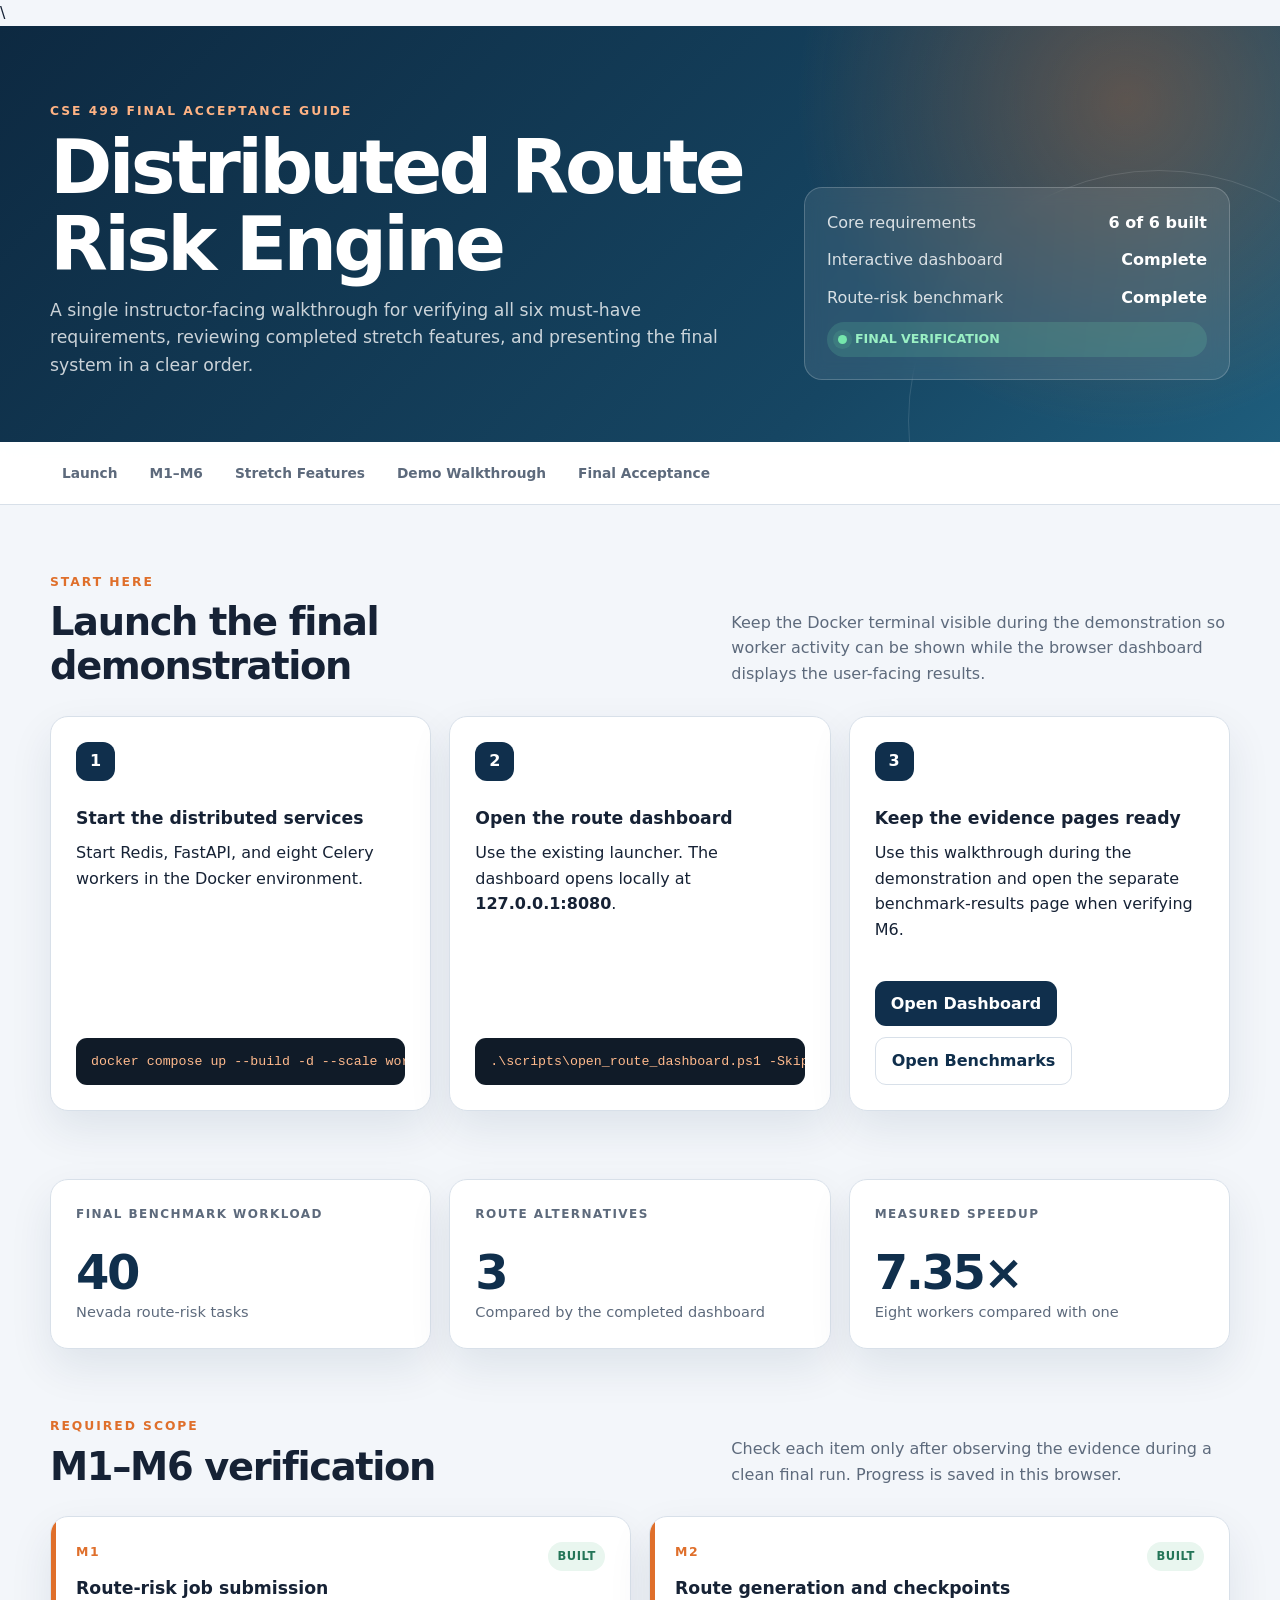
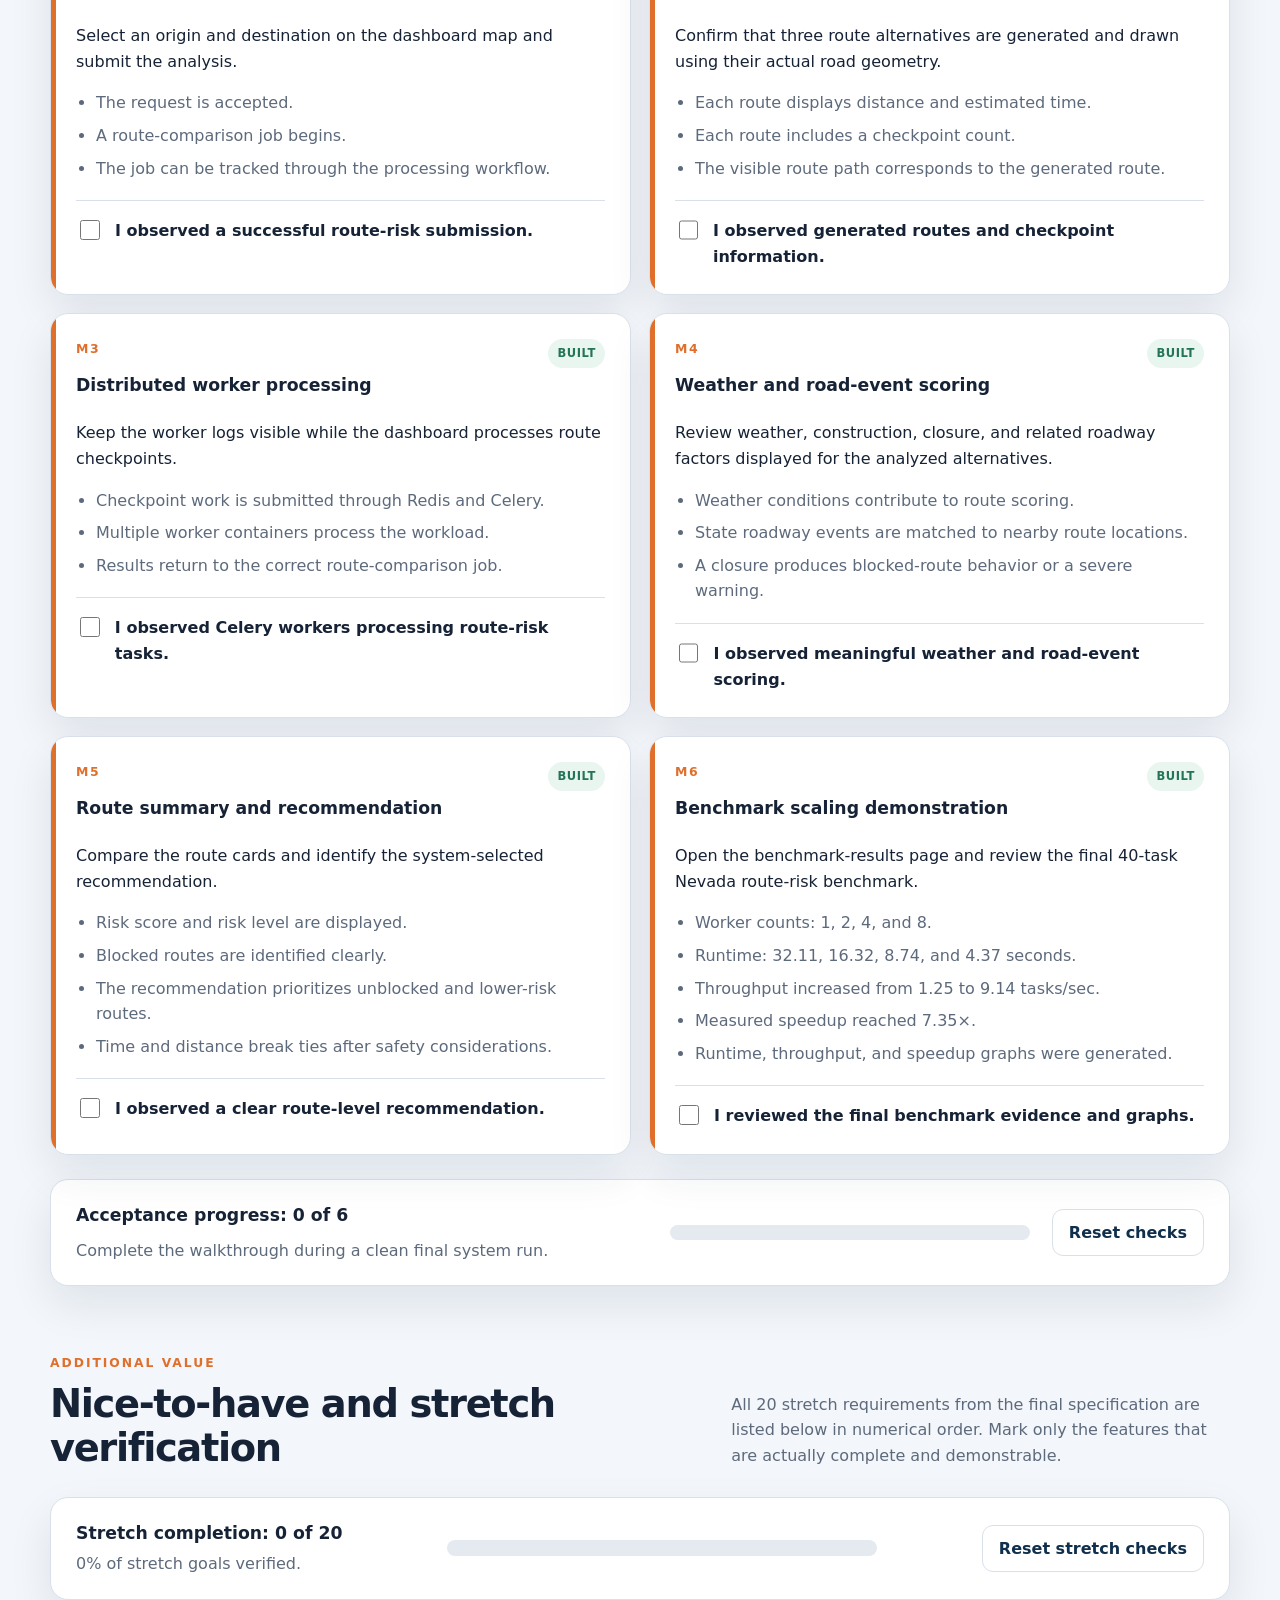
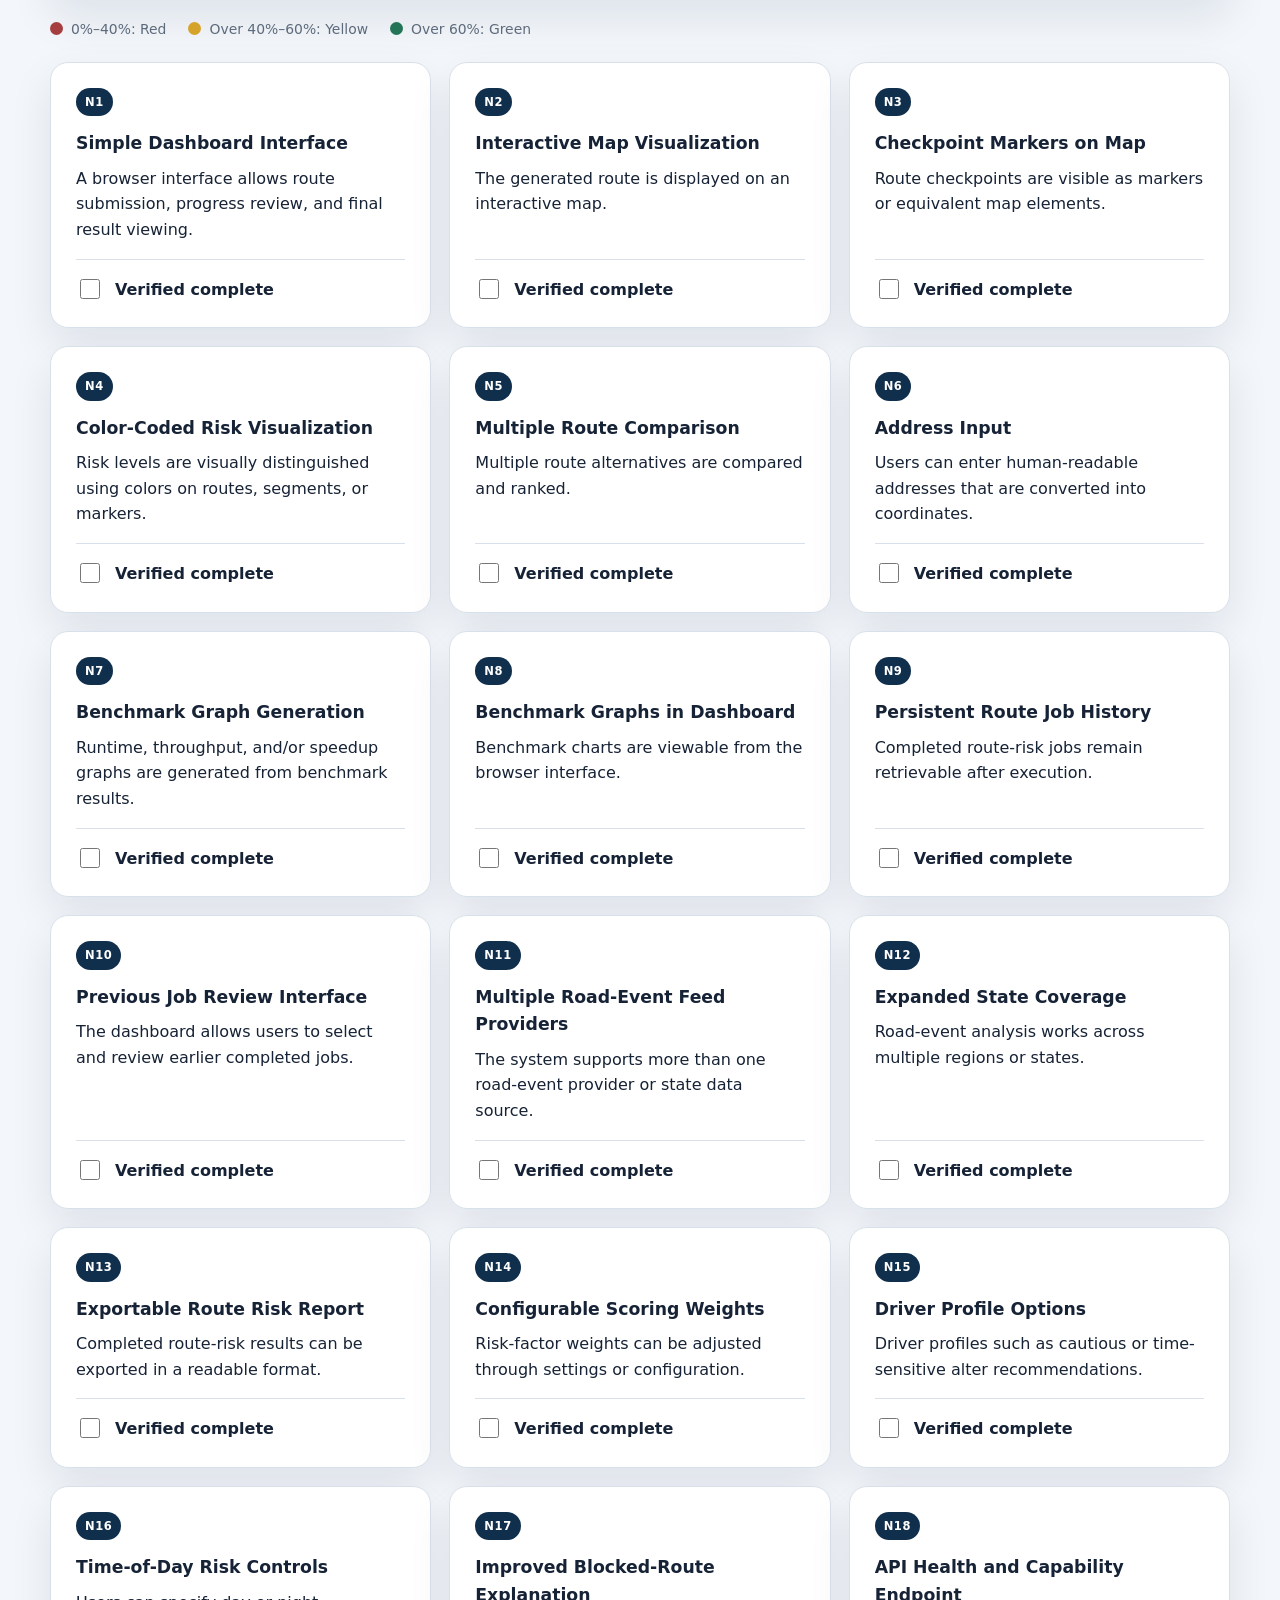
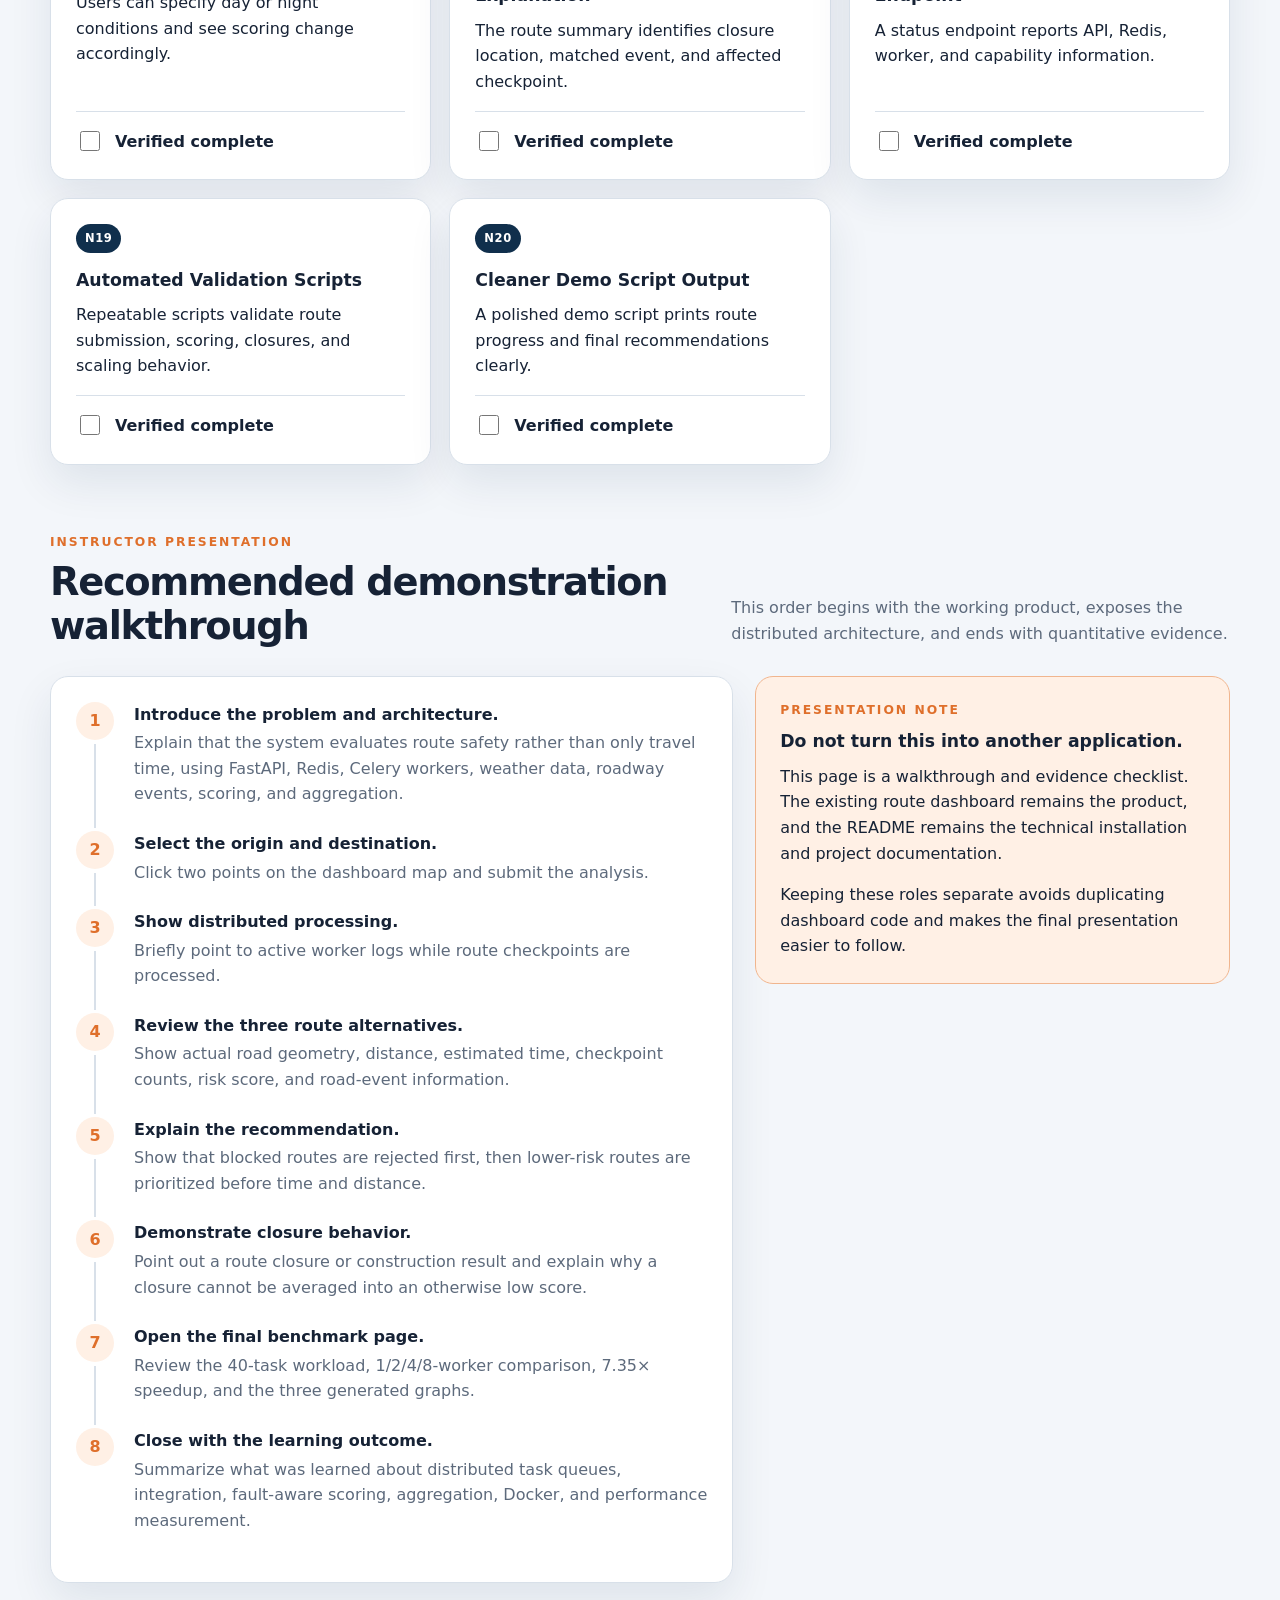
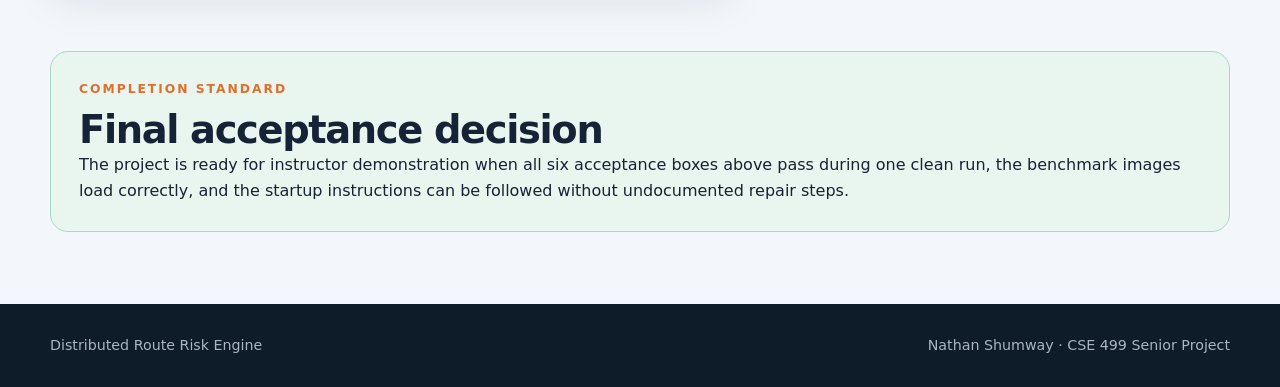
<file: route-risk-project-verification.html>
\
<!DOCTYPE html>
<html lang="en">
<head>
  <meta charset="UTF-8">
  <meta name="viewport" content="width=device-width, initial-scale=1.0">
  <meta
    name="description"
    content="Instructor-facing verification walkthrough for the Distributed Route Risk Engine."
  >
  <title>Distributed Route Risk Engine | Final Verification Walkthrough</title>

  <style>
    :root {
      --navy: #102f4c;
      --navy-light: #1b5279;
      --orange: #df6f2b;
      --orange-light: #fff0e5;
      --green: #247558;
      --green-light: #e9f6ef;
      --yellow: #9a6a12;
      --yellow-light: #fff7dc;
      --red: #a53f3f;
      --red-light: #fdecec;
      --ink: #162235;
      --muted: #5d6a7c;
      --background: #f3f6fa;
      --surface: #ffffff;
      --border: #d8e0e9;
      --shadow: 0 18px 44px rgba(16, 47, 76, 0.09);
      --radius: 18px;
      --page-width: 1180px;
    }

    * {
      box-sizing: border-box;
    }

    html {
      scroll-behavior: smooth;
    }

    body {
      margin: 0;
      background: var(--background);
      color: var(--ink);
      font-family:
        Inter, ui-sans-serif, system-ui, -apple-system, BlinkMacSystemFont,
        "Segoe UI", sans-serif;
      line-height: 1.6;
    }

    a {
      color: inherit;
    }

    button,
    input {
      font: inherit;
    }

    .page-shell {
      width: min(calc(100% - 38px), var(--page-width));
      margin-inline: auto;
    }

    .hero {
      position: relative;
      overflow: hidden;
      padding: 76px 0 62px;
      background:
        radial-gradient(circle at 88% 18%, rgba(223, 111, 43, 0.35), transparent 28%),
        linear-gradient(135deg, #0d2941, #164663 70%, #1e5d7c);
      color: white;
    }

    .hero::after {
      position: absolute;
      right: -130px;
      bottom: -230px;
      width: 500px;
      height: 500px;
      border: 1px solid rgba(255, 255, 255, 0.12);
      border-radius: 50%;
      content: "";
    }

    .hero-layout {
      position: relative;
      z-index: 1;
      display: grid;
      grid-template-columns: minmax(0, 1.25fr) minmax(300px, 0.75fr);
      align-items: end;
      gap: 44px;
    }

    .eyebrow {
      margin: 0 0 8px;
      color: var(--orange);
      font-size: 0.77rem;
      font-weight: 850;
      letter-spacing: 0.16em;
      text-transform: uppercase;
    }

    .hero .eyebrow {
      color: #ffb384;
    }

    h1,
    h2,
    h3,
    p {
      margin-top: 0;
    }

    h1 {
      max-width: 760px;
      margin-bottom: 14px;
      font-size: clamp(2.45rem, 6vw, 4.7rem);
      line-height: 1.02;
      letter-spacing: -0.05em;
    }

    h2 {
      margin-bottom: 0;
      font-size: clamp(1.75rem, 3vw, 2.65rem);
      line-height: 1.15;
      letter-spacing: -0.035em;
    }

    h3 {
      margin-bottom: 8px;
      font-size: 1.08rem;
    }

    .hero-copy {
      max-width: 760px;
      margin-bottom: 0;
      color: rgba(255, 255, 255, 0.78);
      font-size: 1.08rem;
    }

    .hero-status {
      display: grid;
      gap: 12px;
      padding: 22px;
      border: 1px solid rgba(255, 255, 255, 0.2);
      border-radius: var(--radius);
      background: rgba(255, 255, 255, 0.09);
      backdrop-filter: blur(9px);
    }

    .hero-status-row {
      display: flex;
      align-items: center;
      justify-content: space-between;
      gap: 18px;
      color: rgba(255, 255, 255, 0.82);
    }

    .hero-status-row strong {
      color: white;
    }

    .status-pill {
      display: inline-flex;
      align-items: center;
      gap: 8px;
      padding: 7px 11px;
      border-radius: 999px;
      background: rgba(117, 231, 172, 0.16);
      color: #9af0c4;
      font-size: 0.79rem;
      font-weight: 850;
      text-transform: uppercase;
    }

    .status-dot {
      width: 9px;
      height: 9px;
      border-radius: 50%;
      background: #75e7ac;
      box-shadow: 0 0 0 5px rgba(117, 231, 172, 0.12);
    }

    .quick-nav {
      position: sticky;
      z-index: 10;
      top: 0;
      border-bottom: 1px solid var(--border);
      background: rgba(255, 255, 255, 0.94);
      backdrop-filter: blur(12px);
    }

    .quick-nav-inner {
      display: flex;
      gap: 8px;
      overflow-x: auto;
      padding: 12px 0;
    }

    .quick-nav a {
      flex: 0 0 auto;
      padding: 8px 12px;
      border-radius: 999px;
      color: var(--muted);
      font-size: 0.86rem;
      font-weight: 750;
      text-decoration: none;
    }

    .quick-nav a:hover,
    .quick-nav a:focus-visible {
      background: var(--orange-light);
      color: var(--orange);
      outline: none;
    }

    main {
      padding-bottom: 72px;
    }

    section {
      padding-top: 68px;
    }

    .section-heading {
      display: grid;
      grid-template-columns: minmax(0, 1fr) minmax(280px, 0.78fr);
      align-items: end;
      gap: 42px;
      margin-bottom: 27px;
    }

    .section-description {
      margin-bottom: 2px;
      color: var(--muted);
    }

    .launch-grid,
    .summary-grid,
    .walkthrough-grid,
    .nice-grid {
      display: grid;
      gap: 18px;
    }

    .launch-grid {
      grid-template-columns: repeat(3, minmax(0, 1fr));
    }

    .summary-grid {
      grid-template-columns: repeat(3, minmax(0, 1fr));
    }

    .walkthrough-grid {
      grid-template-columns: repeat(2, minmax(0, 1fr));
    }

    .nice-grid {
      grid-template-columns: repeat(3, minmax(0, 1fr));
    }

    .card {
      padding: 25px;
      border: 1px solid var(--border);
      border-radius: var(--radius);
      background: var(--surface);
      box-shadow: var(--shadow);
    }

    .card p:last-child {
      margin-bottom: 0;
    }

    .launch-card {
      display: flex;
      min-height: 230px;
      flex-direction: column;
    }

    .number {
      display: grid;
      width: 39px;
      height: 39px;
      margin-bottom: 24px;
      place-items: center;
      border-radius: 12px;
      background: var(--navy);
      color: white;
      font-weight: 900;
    }

    .command {
      display: block;
      overflow-x: auto;
      margin-top: auto;
      padding: 13px 15px;
      border-radius: 11px;
      background: #101b28;
      color: #ffba8d;
      font-family: "Cascadia Code", "SFMono-Regular", Consolas, monospace;
      font-size: 0.83rem;
      white-space: nowrap;
    }

    .button-row {
      display: flex;
      flex-wrap: wrap;
      gap: 11px;
      margin-top: 22px;
    }

    .button {
      display: inline-flex;
      align-items: center;
      justify-content: center;
      min-height: 44px;
      padding: 10px 16px;
      border: 0;
      border-radius: 11px;
      background: var(--navy);
      color: white;
      font-weight: 800;
      text-decoration: none;
      cursor: pointer;
    }

    .button:hover,
    .button:focus-visible {
      background: var(--navy-light);
      outline: 3px solid rgba(27, 82, 121, 0.18);
    }

    .button-secondary {
      border: 1px solid var(--border);
      background: white;
      color: var(--navy);
    }

    .button-secondary:hover,
    .button-secondary:focus-visible {
      background: var(--orange-light);
      color: var(--orange);
    }

    .summary-card {
      min-height: 165px;
    }

    .summary-label {
      margin-bottom: 24px;
      color: var(--muted);
      font-size: 0.75rem;
      font-weight: 850;
      letter-spacing: 0.12em;
      text-transform: uppercase;
    }

    .summary-value {
      margin-bottom: 4px;
      color: var(--navy);
      font-size: clamp(2rem, 4vw, 3rem);
      font-weight: 900;
      line-height: 1;
      letter-spacing: -0.05em;
    }

    .summary-note {
      color: var(--muted);
      font-size: 0.91rem;
    }

    .requirement-card {
      position: relative;
      overflow: hidden;
    }

    .requirement-card::before {
      position: absolute;
      inset: 0 auto 0 0;
      width: 5px;
      background: var(--orange);
      content: "";
    }

    .requirement-top {
      display: flex;
      align-items: start;
      justify-content: space-between;
      gap: 18px;
      margin-bottom: 13px;
    }

    .requirement-code {
      color: var(--orange);
      font-size: 0.78rem;
      font-weight: 900;
      letter-spacing: 0.12em;
      text-transform: uppercase;
    }

    .badge {
      flex: 0 0 auto;
      padding: 5px 9px;
      border-radius: 999px;
      background: var(--green-light);
      color: var(--green);
      font-size: 0.72rem;
      font-weight: 900;
      letter-spacing: 0.05em;
      text-transform: uppercase;
    }

    .evidence-list,
    .step-list {
      margin: 14px 0 0;
      padding-left: 20px;
      color: var(--muted);
    }

    .evidence-list li,
    .step-list li {
      margin-bottom: 7px;
    }

    .acceptance-check {
      display: flex;
      align-items: flex-start;
      gap: 12px;
      margin-top: 19px;
      padding-top: 17px;
      border-top: 1px solid var(--border);
      color: var(--ink);
      font-weight: 750;
    }

    .acceptance-check input {
      width: 20px;
      height: 20px;
      margin-top: 2px;
      accent-color: var(--green);
      cursor: pointer;
    }

    .nice-card {
      min-height: 200px;
    }

    .nice-card.confirmed {
      border-top: 5px solid var(--green);
    }

    .nice-card.partial {
      border-top: 5px solid var(--yellow);
    }

    .nice-card.optional {
      border-top: 5px solid var(--border);
    }

    .nice-status {
      display: inline-block;
      margin-bottom: 14px;
      padding: 5px 9px;
      border-radius: 999px;
      font-size: 0.72rem;
      font-weight: 900;
      letter-spacing: 0.05em;
      text-transform: uppercase;
    }

    .confirmed .nice-status {
      background: var(--green-light);
      color: var(--green);
    }

    .partial .nice-status {
      background: var(--yellow-light);
      color: var(--yellow);
    }

    .optional .nice-status {
      background: #eef1f5;
      color: var(--muted);
    }

    .demo-panel {
      display: grid;
      grid-template-columns: minmax(0, 1.18fr) minmax(300px, 0.82fr);
      gap: 22px;
    }

    .demo-script {
      counter-reset: demo-step;
      margin: 0;
      padding: 0;
      list-style: none;
    }

    .demo-script li {
      position: relative;
      min-height: 68px;
      padding: 0 0 24px 58px;
      color: var(--muted);
    }

    .demo-script li::before {
      position: absolute;
      top: 0;
      left: 0;
      display: grid;
      width: 38px;
      height: 38px;
      place-items: center;
      border-radius: 50%;
      background: var(--orange-light);
      color: var(--orange);
      content: counter(demo-step);
      counter-increment: demo-step;
      font-weight: 900;
    }

    .demo-script li::after {
      position: absolute;
      top: 42px;
      bottom: 3px;
      left: 18px;
      width: 2px;
      background: var(--border);
      content: "";
    }

    .demo-script li:last-child::after {
      display: none;
    }

    .demo-script strong {
      display: block;
      margin-bottom: 3px;
      color: var(--ink);
    }

    .notes-panel {
      align-self: start;
      padding: 24px;
      border: 1px solid #f0b58e;
      border-radius: var(--radius);
      background: var(--orange-light);
    }

    .notes-panel p:last-child {
      margin-bottom: 0;
    }

    .progress-panel {
      display: flex;
      align-items: center;
      justify-content: space-between;
      gap: 22px;
      margin-top: 24px;
      padding: 22px 25px;
      border: 1px solid var(--border);
      border-radius: var(--radius);
      background: var(--surface);
      box-shadow: var(--shadow);
    }

    .progress-copy {
      flex: 1 1 auto;
    }

    .progress-copy p {
      margin-bottom: 0;
      color: var(--muted);
    }

    .progress-meter {
      width: min(360px, 38vw);
      height: 15px;
      overflow: hidden;
      border-radius: 999px;
      background: #e5eaf0;
    }

    .progress-fill {
      width: 0%;
      height: 100%;
      border-radius: inherit;
      background: linear-gradient(90deg, var(--orange), #f39a60);
      transition: width 220ms ease;
    }


    .stretch-progress-panel {
      display: flex;
      align-items: center;
      justify-content: space-between;
      gap: 22px;
      margin-bottom: 18px;
      padding: 22px 25px;
      border: 1px solid var(--border);
      border-radius: var(--radius);
      background: var(--surface);
      box-shadow: var(--shadow);
    }

    .stretch-progress-copy {
      min-width: 250px;
    }

    .stretch-progress-copy h3 {
      margin-bottom: 3px;
    }

    .stretch-progress-copy p {
      margin-bottom: 0;
      color: var(--muted);
    }

    .stretch-progress-meter {
      flex: 1 1 auto;
      max-width: 430px;
      height: 16px;
      overflow: hidden;
      border-radius: 999px;
      background: #e5eaf0;
    }

    .stretch-progress-fill {
      width: 0%;
      height: 100%;
      border-radius: inherit;
      transition:
        width 220ms ease,
        background-color 220ms ease;
    }

    .stretch-red {
      background: var(--red);
    }

    .stretch-yellow {
      background: #d5a329;
    }

    .stretch-green {
      background: var(--green);
    }

    .stretch-legend {
      display: flex;
      flex-wrap: wrap;
      gap: 14px 22px;
      margin-bottom: 22px;
      color: var(--muted);
      font-size: 0.87rem;
    }

    .stretch-legend span {
      display: inline-flex;
      align-items: center;
      gap: 8px;
    }

    .legend-color {
      display: inline-block;
      width: 13px;
      height: 13px;
      border-radius: 50%;
    }

    .legend-red {
      background: var(--red);
    }

    .legend-yellow {
      background: #d5a329;
    }

    .legend-green {
      background: var(--green);
    }

    .stretch-grid .nice-card {
      display: flex;
      min-height: 235px;
      flex-direction: column;
    }

    .stretch-grid .nice-status {
      align-self: flex-start;
      background: var(--navy);
      color: white;
    }

    .stretch-grid .acceptance-check {
      margin-top: auto;
    }

    .final-box {
      padding: 28px;
      border: 1px solid #a9d9c2;
      border-radius: var(--radius);
      background: var(--green-light);
    }

    .final-box p:last-child {
      margin-bottom: 0;
    }

    footer {
      padding: 30px 0;
      background: #0e1b29;
      color: #a9b5c5;
    }

    .footer-inner {
      display: flex;
      justify-content: space-between;
      gap: 24px;
    }

    .footer-inner p {
      margin-bottom: 0;
      font-size: 0.89rem;
    }

    @media (max-width: 950px) {
      .hero-layout,
      .section-heading,
      .demo-panel {
        grid-template-columns: 1fr;
      }

      .launch-grid,
      .summary-grid,
      .nice-grid {
        grid-template-columns: repeat(2, minmax(0, 1fr));
      }
    }

    @media (max-width: 700px) {
      .hero {
        padding: 58px 0 48px;
      }

      .launch-grid,
      .summary-grid,
      .walkthrough-grid,
      .nice-grid {
        grid-template-columns: 1fr;
      }

      section {
        padding-top: 52px;
      }

      .progress-panel,
      .stretch-progress-panel,
      .footer-inner {
        align-items: flex-start;
        flex-direction: column;
      }

      .progress-meter,
      .stretch-progress-meter {
        width: 100%;
        max-width: none;
      }
    }

    @media print {
      .quick-nav,
      .button-row,
      #resetChecklist {
        display: none !important;
      }

      body {
        background: white;
      }

      .card,
      .progress-panel {
        box-shadow: none;
      }

      section,
      .card {
        break-inside: avoid;
      }
    }
  </style>
</head>

<body>
  <header class="hero">
    <div class="page-shell hero-layout">
      <div>
        <p class="eyebrow">CSE 499 Final Acceptance Guide</p>
        <h1>Distributed Route Risk Engine</h1>
        <p class="hero-copy">
          A single instructor-facing walkthrough for verifying all six must-have
          requirements, reviewing completed stretch features, and presenting the
          final system in a clear order.
        </p>
      </div>

      <aside class="hero-status" aria-label="Current project completion status">
        <div class="hero-status-row">
          <span>Core requirements</span>
          <strong>6 of 6 built</strong>
        </div>
        <div class="hero-status-row">
          <span>Interactive dashboard</span>
          <strong>Complete</strong>
        </div>
        <div class="hero-status-row">
          <span>Route-risk benchmark</span>
          <strong>Complete</strong>
        </div>
        <div class="status-pill">
          <span class="status-dot" aria-hidden="true"></span>
          Final verification
        </div>
      </aside>
    </div>
  </header>

  <nav class="quick-nav" aria-label="Page sections">
    <div class="page-shell quick-nav-inner">
      <a href="#launch">Launch</a>
      <a href="#requirements">M1–M6</a>
      <a href="#nice-to-haves">Stretch Features</a>
      <a href="#walkthrough">Demo Walkthrough</a>
      <a href="#acceptance">Final Acceptance</a>
    </div>
  </nav>

  <main>
    <section id="launch" class="page-shell">
      <div class="section-heading">
        <div>
          <p class="eyebrow">Start here</p>
          <h2>Launch the final demonstration</h2>
        </div>
        <p class="section-description">
          Keep the Docker terminal visible during the demonstration so worker
          activity can be shown while the browser dashboard displays the
          user-facing results.
        </p>
      </div>

      <div class="launch-grid">
        <article class="card launch-card">
          <div class="number">1</div>
          <h3>Start the distributed services</h3>
          <p>
            Start Redis, FastAPI, and eight Celery workers in the Docker
            environment.
          </p>
          <code class="command">docker compose up --build -d --scale worker=8 redis api worker</code>
        </article>

        <article class="card launch-card">
          <div class="number">2</div>
          <h3>Open the route dashboard</h3>
          <p>
            Use the existing launcher. The dashboard opens locally at
            <strong>127.0.0.1:8080</strong>.
          </p>
          <code class="command">.\scripts\open_route_dashboard.ps1 -SkipBuild</code>
        </article>

        <article class="card launch-card">
          <div class="number">3</div>
          <h3>Keep the evidence pages ready</h3>
          <p>
            Use this walkthrough during the demonstration and open the separate
            benchmark-results page when verifying M6.
          </p>
          <div class="button-row">
            <a class="button" href="http://127.0.0.1:8080" target="_blank" rel="noopener">
              Open Dashboard
            </a>
            <a class="button button-secondary" href="benchmark-results.html" target="_blank">
              Open Benchmarks
            </a>
          </div>
        </article>
      </div>
    </section>

    <section class="page-shell">
      <div class="summary-grid">
        <article class="card summary-card">
          <p class="summary-label">Final benchmark workload</p>
          <p class="summary-value">40</p>
          <p class="summary-note">Nevada route-risk tasks</p>
        </article>

        <article class="card summary-card">
          <p class="summary-label">Route alternatives</p>
          <p class="summary-value">3</p>
          <p class="summary-note">Compared by the completed dashboard</p>
        </article>

        <article class="card summary-card">
          <p class="summary-label">Measured speedup</p>
          <p class="summary-value">7.35×</p>
          <p class="summary-note">Eight workers compared with one</p>
        </article>
      </div>
    </section>

    <section id="requirements" class="page-shell">
      <div class="section-heading">
        <div>
          <p class="eyebrow">Required scope</p>
          <h2>M1–M6 verification</h2>
        </div>
        <p class="section-description">
          Check each item only after observing the evidence during a clean final
          run. Progress is saved in this browser.
        </p>
      </div>

      <div class="walkthrough-grid">
        <article class="card requirement-card">
          <div class="requirement-top">
            <div>
              <p class="requirement-code">M1</p>
              <h3>Route-risk job submission</h3>
            </div>
            <span class="badge">Built</span>
          </div>
          <p>
            Select an origin and destination on the dashboard map and submit the
            analysis.
          </p>
          <ul class="evidence-list">
            <li>The request is accepted.</li>
            <li>A route-comparison job begins.</li>
            <li>The job can be tracked through the processing workflow.</li>
          </ul>
          <label class="acceptance-check">
            <input type="checkbox" data-check="m1">
            <span>I observed a successful route-risk submission.</span>
          </label>
        </article>

        <article class="card requirement-card">
          <div class="requirement-top">
            <div>
              <p class="requirement-code">M2</p>
              <h3>Route generation and checkpoints</h3>
            </div>
            <span class="badge">Built</span>
          </div>
          <p>
            Confirm that three route alternatives are generated and drawn using
            their actual road geometry.
          </p>
          <ul class="evidence-list">
            <li>Each route displays distance and estimated time.</li>
            <li>Each route includes a checkpoint count.</li>
            <li>The visible route path corresponds to the generated route.</li>
          </ul>
          <label class="acceptance-check">
            <input type="checkbox" data-check="m2">
            <span>I observed generated routes and checkpoint information.</span>
          </label>
        </article>

        <article class="card requirement-card">
          <div class="requirement-top">
            <div>
              <p class="requirement-code">M3</p>
              <h3>Distributed worker processing</h3>
            </div>
            <span class="badge">Built</span>
          </div>
          <p>
            Keep the worker logs visible while the dashboard processes route
            checkpoints.
          </p>
          <ul class="evidence-list">
            <li>Checkpoint work is submitted through Redis and Celery.</li>
            <li>Multiple worker containers process the workload.</li>
            <li>Results return to the correct route-comparison job.</li>
          </ul>
          <label class="acceptance-check">
            <input type="checkbox" data-check="m3">
            <span>I observed Celery workers processing route-risk tasks.</span>
          </label>
        </article>

        <article class="card requirement-card">
          <div class="requirement-top">
            <div>
              <p class="requirement-code">M4</p>
              <h3>Weather and road-event scoring</h3>
            </div>
            <span class="badge">Built</span>
          </div>
          <p>
            Review weather, construction, closure, and related roadway factors
            displayed for the analyzed alternatives.
          </p>
          <ul class="evidence-list">
            <li>Weather conditions contribute to route scoring.</li>
            <li>State roadway events are matched to nearby route locations.</li>
            <li>A closure produces blocked-route behavior or a severe warning.</li>
          </ul>
          <label class="acceptance-check">
            <input type="checkbox" data-check="m4">
            <span>I observed meaningful weather and road-event scoring.</span>
          </label>
        </article>

        <article class="card requirement-card">
          <div class="requirement-top">
            <div>
              <p class="requirement-code">M5</p>
              <h3>Route summary and recommendation</h3>
            </div>
            <span class="badge">Built</span>
          </div>
          <p>
            Compare the route cards and identify the system-selected
            recommendation.
          </p>
          <ul class="evidence-list">
            <li>Risk score and risk level are displayed.</li>
            <li>Blocked routes are identified clearly.</li>
            <li>The recommendation prioritizes unblocked and lower-risk routes.</li>
            <li>Time and distance break ties after safety considerations.</li>
          </ul>
          <label class="acceptance-check">
            <input type="checkbox" data-check="m5">
            <span>I observed a clear route-level recommendation.</span>
          </label>
        </article>

        <article class="card requirement-card">
          <div class="requirement-top">
            <div>
              <p class="requirement-code">M6</p>
              <h3>Benchmark scaling demonstration</h3>
            </div>
            <span class="badge">Built</span>
          </div>
          <p>
            Open the benchmark-results page and review the final 40-task Nevada
            route-risk benchmark.
          </p>
          <ul class="evidence-list">
            <li>Worker counts: 1, 2, 4, and 8.</li>
            <li>Runtime: 32.11, 16.32, 8.74, and 4.37 seconds.</li>
            <li>Throughput increased from 1.25 to 9.14 tasks/sec.</li>
            <li>Measured speedup reached 7.35×.</li>
            <li>Runtime, throughput, and speedup graphs were generated.</li>
          </ul>
          <label class="acceptance-check">
            <input type="checkbox" data-check="m6">
            <span>I reviewed the final benchmark evidence and graphs.</span>
          </label>
        </article>
      </div>

      <div class="progress-panel">
        <div class="progress-copy">
          <h3 id="progressTitle">Acceptance progress: 0 of 6</h3>
          <p id="progressText">
            Complete the walkthrough during a clean final system run.
          </p>
        </div>
        <div class="progress-meter" aria-hidden="true">
          <div class="progress-fill" id="progressFill"></div>
        </div>
        <button class="button button-secondary" id="resetChecklist" type="button">
          Reset checks
        </button>
      </div>
    </section>


    <section id="nice-to-haves" class="page-shell">
      <div class="section-heading">
        <div>
          <p class="eyebrow">Additional value</p>
          <h2>Nice-to-have and stretch verification</h2>
        </div>
        <p class="section-description">
          All 20 stretch requirements from the final specification are listed
          below in numerical order. Mark only the features that are actually
          complete and demonstrable.
        </p>
      </div>

      <div class="stretch-progress-panel">
        <div class="stretch-progress-copy">
          <h3 id="stretchProgressTitle">Stretch completion: 0 of 20</h3>
          <p id="stretchProgressText">0% of stretch goals verified.</p>
        </div>

        <div class="stretch-progress-meter" aria-hidden="true">
          <div class="stretch-progress-fill stretch-red" id="stretchProgressFill"></div>
        </div>

        <button class="button button-secondary" id="resetStretchChecklist" type="button">
          Reset stretch checks
        </button>
      </div>

      <div class="stretch-legend" aria-label="Stretch completion color legend">
        <span><i class="legend-color legend-red"></i> 0%–40%: Red</span>
        <span><i class="legend-color legend-yellow"></i> Over 40%–60%: Yellow</span>
        <span><i class="legend-color legend-green"></i> Over 60%: Green</span>
      </div>

      <div class="nice-grid stretch-grid">
        <article class="card nice-card">
          <span class="nice-status">N1</span>
          <h3>Simple Dashboard Interface</h3>
          <p>A browser interface allows route submission, progress review, and final result viewing.</p>
          <label class="acceptance-check">
            <input type="checkbox" data-stretch="n1">
            <span>Verified complete</span>
          </label>
        </article>

        <article class="card nice-card">
          <span class="nice-status">N2</span>
          <h3>Interactive Map Visualization</h3>
          <p>The generated route is displayed on an interactive map.</p>
          <label class="acceptance-check">
            <input type="checkbox" data-stretch="n2">
            <span>Verified complete</span>
          </label>
        </article>

        <article class="card nice-card">
          <span class="nice-status">N3</span>
          <h3>Checkpoint Markers on Map</h3>
          <p>Route checkpoints are visible as markers or equivalent map elements.</p>
          <label class="acceptance-check">
            <input type="checkbox" data-stretch="n3">
            <span>Verified complete</span>
          </label>
        </article>

        <article class="card nice-card">
          <span class="nice-status">N4</span>
          <h3>Color-Coded Risk Visualization</h3>
          <p>Risk levels are visually distinguished using colors on routes, segments, or markers.</p>
          <label class="acceptance-check">
            <input type="checkbox" data-stretch="n4">
            <span>Verified complete</span>
          </label>
        </article>

        <article class="card nice-card">
          <span class="nice-status">N5</span>
          <h3>Multiple Route Comparison</h3>
          <p>Multiple route alternatives are compared and ranked.</p>
          <label class="acceptance-check">
            <input type="checkbox" data-stretch="n5">
            <span>Verified complete</span>
          </label>
        </article>

        <article class="card nice-card">
          <span class="nice-status">N6</span>
          <h3>Address Input</h3>
          <p>Users can enter human-readable addresses that are converted into coordinates.</p>
          <label class="acceptance-check">
            <input type="checkbox" data-stretch="n6">
            <span>Verified complete</span>
          </label>
        </article>

        <article class="card nice-card">
          <span class="nice-status">N7</span>
          <h3>Benchmark Graph Generation</h3>
          <p>Runtime, throughput, and/or speedup graphs are generated from benchmark results.</p>
          <label class="acceptance-check">
            <input type="checkbox" data-stretch="n7">
            <span>Verified complete</span>
          </label>
        </article>

        <article class="card nice-card">
          <span class="nice-status">N8</span>
          <h3>Benchmark Graphs in Dashboard</h3>
          <p>Benchmark charts are viewable from the browser interface.</p>
          <label class="acceptance-check">
            <input type="checkbox" data-stretch="n8">
            <span>Verified complete</span>
          </label>
        </article>

        <article class="card nice-card">
          <span class="nice-status">N9</span>
          <h3>Persistent Route Job History</h3>
          <p>Completed route-risk jobs remain retrievable after execution.</p>
          <label class="acceptance-check">
            <input type="checkbox" data-stretch="n9">
            <span>Verified complete</span>
          </label>
        </article>

        <article class="card nice-card">
          <span class="nice-status">N10</span>
          <h3>Previous Job Review Interface</h3>
          <p>The dashboard allows users to select and review earlier completed jobs.</p>
          <label class="acceptance-check">
            <input type="checkbox" data-stretch="n10">
            <span>Verified complete</span>
          </label>
        </article>

        <article class="card nice-card">
          <span class="nice-status">N11</span>
          <h3>Multiple Road-Event Feed Providers</h3>
          <p>The system supports more than one road-event provider or state data source.</p>
          <label class="acceptance-check">
            <input type="checkbox" data-stretch="n11">
            <span>Verified complete</span>
          </label>
        </article>

        <article class="card nice-card">
          <span class="nice-status">N12</span>
          <h3>Expanded State Coverage</h3>
          <p>Road-event analysis works across multiple regions or states.</p>
          <label class="acceptance-check">
            <input type="checkbox" data-stretch="n12">
            <span>Verified complete</span>
          </label>
        </article>

        <article class="card nice-card">
          <span class="nice-status">N13</span>
          <h3>Exportable Route Risk Report</h3>
          <p>Completed route-risk results can be exported in a readable format.</p>
          <label class="acceptance-check">
            <input type="checkbox" data-stretch="n13">
            <span>Verified complete</span>
          </label>
        </article>

        <article class="card nice-card">
          <span class="nice-status">N14</span>
          <h3>Configurable Scoring Weights</h3>
          <p>Risk-factor weights can be adjusted through settings or configuration.</p>
          <label class="acceptance-check">
            <input type="checkbox" data-stretch="n14">
            <span>Verified complete</span>
          </label>
        </article>

        <article class="card nice-card">
          <span class="nice-status">N15</span>
          <h3>Driver Profile Options</h3>
          <p>Driver profiles such as cautious or time-sensitive alter recommendations.</p>
          <label class="acceptance-check">
            <input type="checkbox" data-stretch="n15">
            <span>Verified complete</span>
          </label>
        </article>

        <article class="card nice-card">
          <span class="nice-status">N16</span>
          <h3>Time-of-Day Risk Controls</h3>
          <p>Users can specify day or night conditions and see scoring change accordingly.</p>
          <label class="acceptance-check">
            <input type="checkbox" data-stretch="n16">
            <span>Verified complete</span>
          </label>
        </article>

        <article class="card nice-card">
          <span class="nice-status">N17</span>
          <h3>Improved Blocked-Route Explanation</h3>
          <p>The route summary identifies closure location, matched event, and affected checkpoint.</p>
          <label class="acceptance-check">
            <input type="checkbox" data-stretch="n17">
            <span>Verified complete</span>
          </label>
        </article>

        <article class="card nice-card">
          <span class="nice-status">N18</span>
          <h3>API Health and Capability Endpoint</h3>
          <p>A status endpoint reports API, Redis, worker, and capability information.</p>
          <label class="acceptance-check">
            <input type="checkbox" data-stretch="n18">
            <span>Verified complete</span>
          </label>
        </article>

        <article class="card nice-card">
          <span class="nice-status">N19</span>
          <h3>Automated Validation Scripts</h3>
          <p>Repeatable scripts validate route submission, scoring, closures, and scaling behavior.</p>
          <label class="acceptance-check">
            <input type="checkbox" data-stretch="n19">
            <span>Verified complete</span>
          </label>
        </article>

        <article class="card nice-card">
          <span class="nice-status">N20</span>
          <h3>Cleaner Demo Script Output</h3>
          <p>A polished demo script prints route progress and final recommendations clearly.</p>
          <label class="acceptance-check">
            <input type="checkbox" data-stretch="n20">
            <span>Verified complete</span>
          </label>
        </article>
      </div>
    </section>


    <section id="walkthrough" class="page-shell">
      <div class="section-heading">
        <div>
          <p class="eyebrow">Instructor presentation</p>
          <h2>Recommended demonstration walkthrough</h2>
        </div>
        <p class="section-description">
          This order begins with the working product, exposes the distributed
          architecture, and ends with quantitative evidence.
        </p>
      </div>

      <div class="demo-panel">
        <article class="card">
          <ol class="demo-script">
            <li>
              <strong>Introduce the problem and architecture.</strong>
              Explain that the system evaluates route safety rather than only
              travel time, using FastAPI, Redis, Celery workers, weather data,
              roadway events, scoring, and aggregation.
            </li>
            <li>
              <strong>Select the origin and destination.</strong>
              Click two points on the dashboard map and submit the analysis.
            </li>
            <li>
              <strong>Show distributed processing.</strong>
              Briefly point to active worker logs while route checkpoints are
              processed.
            </li>
            <li>
              <strong>Review the three route alternatives.</strong>
              Show actual road geometry, distance, estimated time, checkpoint
              counts, risk score, and road-event information.
            </li>
            <li>
              <strong>Explain the recommendation.</strong>
              Show that blocked routes are rejected first, then lower-risk
              routes are prioritized before time and distance.
            </li>
            <li>
              <strong>Demonstrate closure behavior.</strong>
              Point out a route closure or construction result and explain why a
              closure cannot be averaged into an otherwise low score.
            </li>
            <li>
              <strong>Open the final benchmark page.</strong>
              Review the 40-task workload, 1/2/4/8-worker comparison, 7.35×
              speedup, and the three generated graphs.
            </li>
            <li>
              <strong>Close with the learning outcome.</strong>
              Summarize what was learned about distributed task queues,
              integration, fault-aware scoring, aggregation, Docker, and
              performance measurement.
            </li>
          </ol>
        </article>

        <aside class="notes-panel">
          <p class="eyebrow">Presentation note</p>
          <h3>Do not turn this into another application.</h3>
          <p>
            This page is a walkthrough and evidence checklist. The existing
            route dashboard remains the product, and the README remains the
            technical installation and project documentation.
          </p>
          <p>
            Keeping these roles separate avoids duplicating dashboard code and
            makes the final presentation easier to follow.
          </p>
        </aside>
      </div>
    </section>

    <section id="acceptance" class="page-shell">
      <div class="final-box">
        <p class="eyebrow">Completion standard</p>
        <h2>Final acceptance decision</h2>
        <p>
          The project is ready for instructor demonstration when all six
          acceptance boxes above pass during one clean run, the benchmark images
          load correctly, and the startup instructions can be followed without
          undocumented repair steps.
        </p>
      </div>
    </section>
  </main>

  <footer>
    <div class="page-shell footer-inner">
      <p>Distributed Route Risk Engine</p>
      <p>Nathan Shumway · CSE 499 Senior Project</p>
    </div>
  </footer>


  <script>
    const coreCheckboxes = [...document.querySelectorAll("[data-check]")];
    const stretchCheckboxes = [...document.querySelectorAll("[data-stretch]")];

    const progressTitle = document.getElementById("progressTitle");
    const progressText = document.getElementById("progressText");
    const progressFill = document.getElementById("progressFill");
    const resetButton = document.getElementById("resetChecklist");

    const stretchProgressTitle = document.getElementById("stretchProgressTitle");
    const stretchProgressText = document.getElementById("stretchProgressText");
    const stretchProgressFill = document.getElementById("stretchProgressFill");
    const resetStretchButton = document.getElementById("resetStretchChecklist");

    const coreStorageKey = "routeRiskFinalVerification";
    const stretchStorageKey = "routeRiskStretchVerification";

    function loadCoreChecks() {
      const saved = JSON.parse(localStorage.getItem(coreStorageKey) || "{}");
      coreCheckboxes.forEach((checkbox) => {
        checkbox.checked = Boolean(saved[checkbox.dataset.check]);
      });
      updateCoreProgress();
    }

    function saveCoreChecks() {
      const state = {};
      coreCheckboxes.forEach((checkbox) => {
        state[checkbox.dataset.check] = checkbox.checked;
      });
      localStorage.setItem(coreStorageKey, JSON.stringify(state));
      updateCoreProgress();
    }

    function updateCoreProgress() {
      const complete = coreCheckboxes.filter((checkbox) => checkbox.checked).length;
      const total = coreCheckboxes.length;
      const percent = total ? Math.round((complete / total) * 100) : 0;

      progressTitle.textContent = `Acceptance progress: ${complete} of ${total}`;
      progressFill.style.width = `${percent}%`;

      progressText.textContent =
        complete === total
          ? "All six must-have requirements were observed during this verification run."
          : "Complete the walkthrough during a clean final system run.";
    }

    function loadStretchChecks() {
      const saved = JSON.parse(localStorage.getItem(stretchStorageKey) || "{}");
      stretchCheckboxes.forEach((checkbox) => {
        checkbox.checked = Boolean(saved[checkbox.dataset.stretch]);
      });
      updateStretchProgress();
    }

    function saveStretchChecks() {
      const state = {};
      stretchCheckboxes.forEach((checkbox) => {
        state[checkbox.dataset.stretch] = checkbox.checked;
      });
      localStorage.setItem(stretchStorageKey, JSON.stringify(state));
      updateStretchProgress();
    }

    function updateStretchProgress() {
      const complete = stretchCheckboxes.filter((checkbox) => checkbox.checked).length;
      const total = stretchCheckboxes.length;
      const percent = total ? Math.round((complete / total) * 100) : 0;

      stretchProgressTitle.textContent =
        `Stretch completion: ${complete} of ${total}`;
      stretchProgressText.textContent =
        `${percent}% of stretch goals verified.`;
      stretchProgressFill.style.width = `${percent}%`;

      stretchProgressFill.classList.remove(
        "stretch-red",
        "stretch-yellow",
        "stretch-green"
      );

      if (percent > 60) {
        stretchProgressFill.classList.add("stretch-green");
      } else if (percent > 40) {
        stretchProgressFill.classList.add("stretch-yellow");
      } else {
        stretchProgressFill.classList.add("stretch-red");
      }
    }

    coreCheckboxes.forEach((checkbox) => {
      checkbox.addEventListener("change", saveCoreChecks);
    });

    stretchCheckboxes.forEach((checkbox) => {
      checkbox.addEventListener("change", saveStretchChecks);
    });

    resetButton.addEventListener("click", () => {
      coreCheckboxes.forEach((checkbox) => {
        checkbox.checked = false;
      });
      localStorage.removeItem(coreStorageKey);
      updateCoreProgress();
    });

    resetStretchButton.addEventListener("click", () => {
      stretchCheckboxes.forEach((checkbox) => {
        checkbox.checked = false;
      });
      localStorage.removeItem(stretchStorageKey);
      updateStretchProgress();
    });

    loadCoreChecks();
    loadStretchChecks();
  </script>

</body>
</html>
</file>
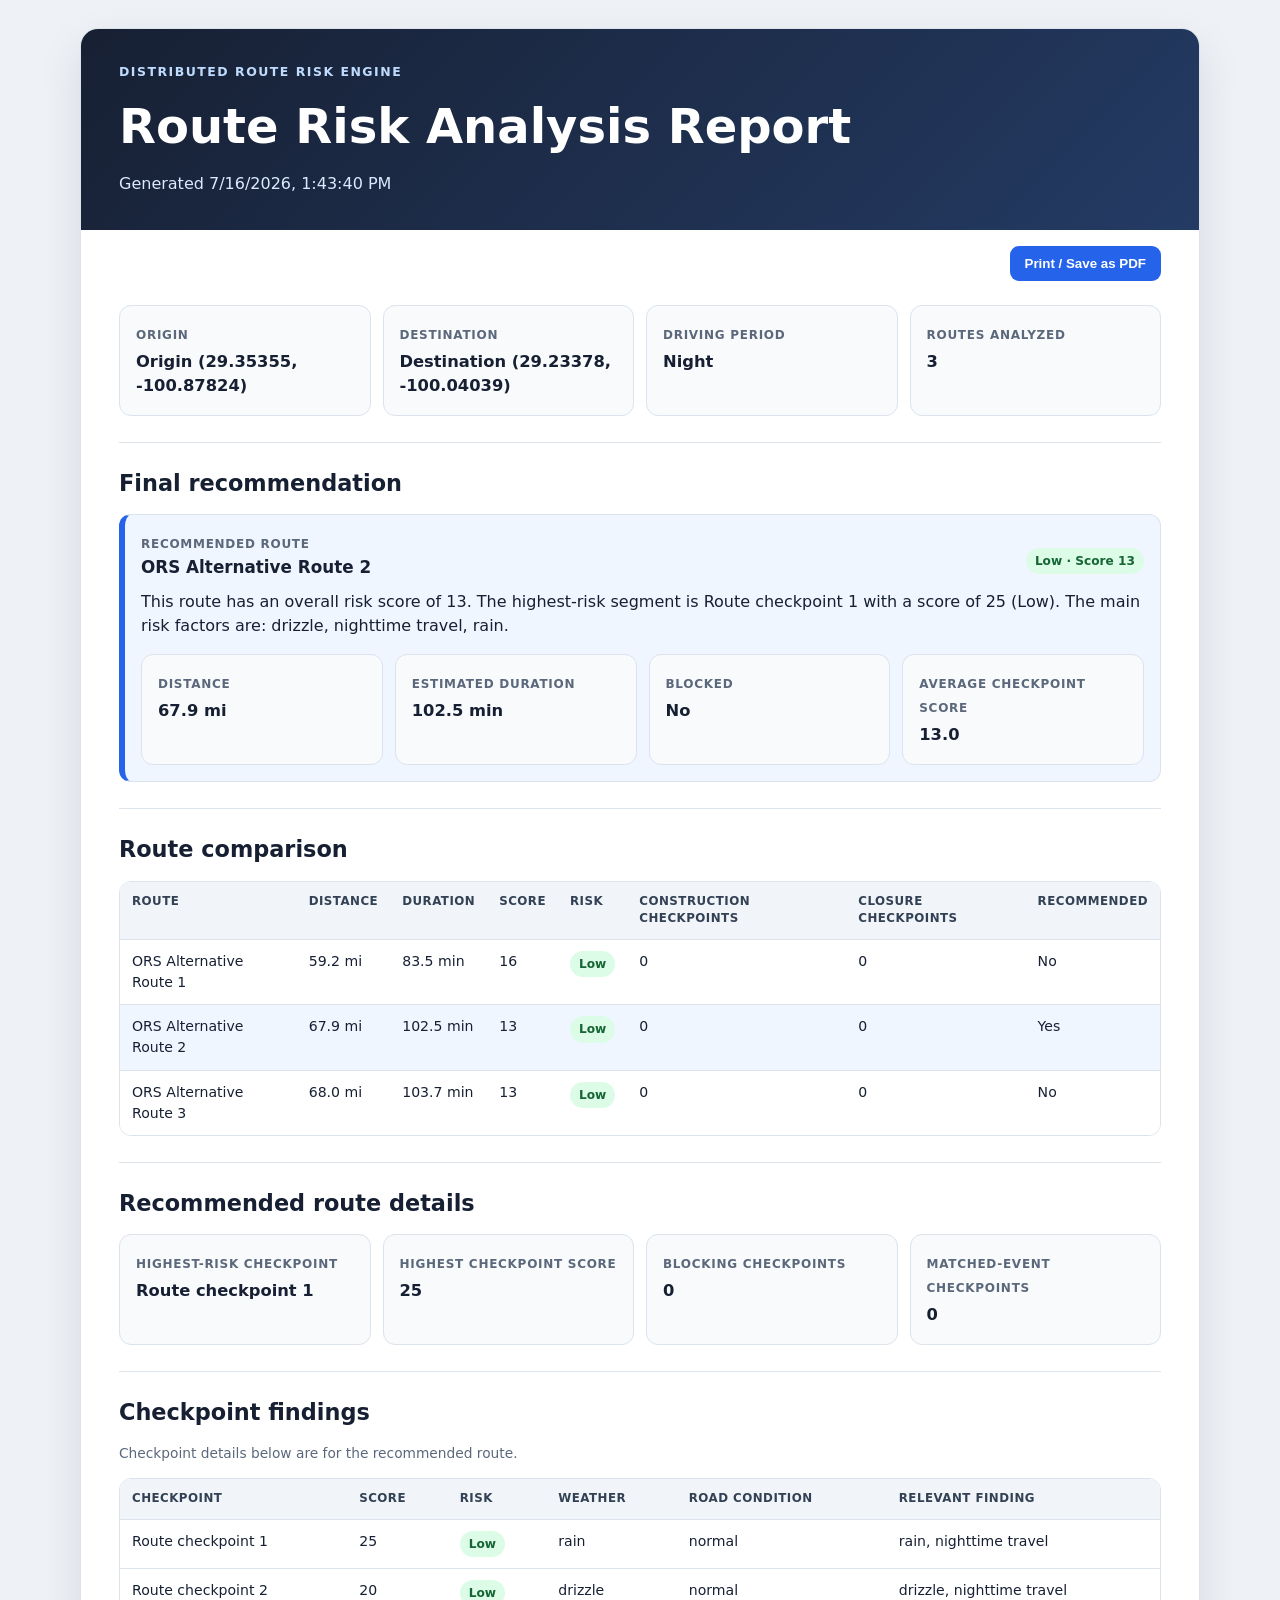
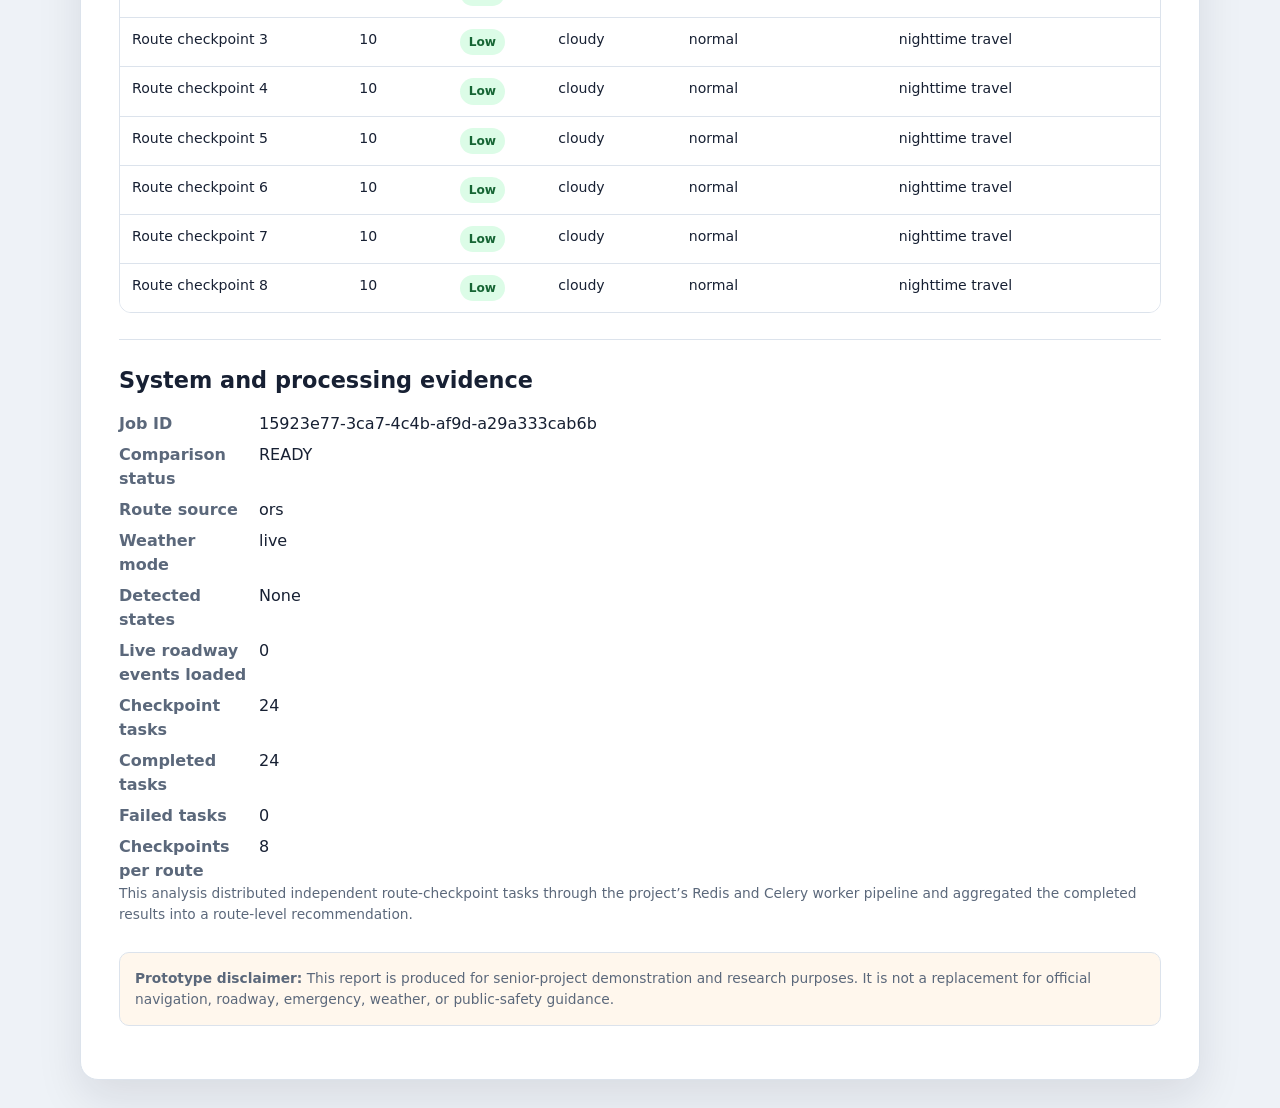
<file: final_evidence/demo_texas_day_weather_route.html>
<!doctype html>
<html lang="en">
<head>
  <meta charset="utf-8" />
  <meta name="viewport" content="width=device-width, initial-scale=1" />
  <title>Route Risk Analysis Report</title>
  <style>
    :root {
      color-scheme: light;
      --ink: #172033;
      --muted: #5b687b;
      --line: #dce3ec;
      --panel: #f8fafc;
      --accent: #2563eb;
      --low: #166534;
      --low-bg: #dcfce7;
      --moderate: #92400e;
      --moderate-bg: #fef3c7;
      --high: #991b1b;
      --high-bg: #fee2e2;
      --blocked: #ffffff;
      --blocked-bg: #7f1d1d;
    }

    * { box-sizing: border-box; }

    body {
      margin: 0;
      background: #eef2f7;
      color: var(--ink);
      font-family: Inter, ui-sans-serif, system-ui, -apple-system, BlinkMacSystemFont, "Segoe UI", sans-serif;
      line-height: 1.5;
    }

    .report-shell {
      width: min(1120px, calc(100% - 32px));
      margin: 28px auto;
      background: #ffffff;
      border: 1px solid var(--line);
      border-radius: 18px;
      box-shadow: 0 18px 45px rgba(15, 23, 42, 0.1);
      overflow: hidden;
    }

    .report-header {
      padding: 34px 38px;
      background: linear-gradient(135deg, #172033, #243b64);
      color: #ffffff;
    }

    .eyebrow {
      margin: 0 0 8px;
      color: #bfdbfe;
      font-size: 0.78rem;
      font-weight: 800;
      letter-spacing: 0.12em;
      text-transform: uppercase;
    }

    h1, h2, h3, p { margin-top: 0; }
    h1 { margin-bottom: 10px; font-size: clamp(2rem, 4vw, 3rem); }
    h2 { margin-bottom: 14px; font-size: 1.4rem; }
    h3 { margin-bottom: 10px; font-size: 1.05rem; }

    .subtitle { margin-bottom: 0; color: #dbeafe; }

    .report-actions {
      display: flex;
      justify-content: flex-end;
      padding: 16px 38px 0;
    }

    .print-button {
      border: 0;
      border-radius: 9px;
      padding: 10px 15px;
      background: var(--accent);
      color: #ffffff;
      font-weight: 750;
      cursor: pointer;
    }

    .report-content { padding: 24px 38px 40px; }

    .section {
      margin-top: 26px;
      padding-top: 24px;
      border-top: 1px solid var(--line);
    }

    .summary-grid,
    .metric-grid {
      display: grid;
      grid-template-columns: repeat(auto-fit, minmax(190px, 1fr));
      gap: 12px;
    }

    .summary-card,
    .metric,
    .event-card,
    .recommendation-card {
      border: 1px solid var(--line);
      border-radius: 12px;
      background: var(--panel);
      padding: 16px;
    }

    .summary-card strong,
    .metric strong {
      display: block;
      margin-top: 4px;
      font-size: 1.02rem;
    }

    .label {
      color: var(--muted);
      font-size: 0.75rem;
      font-weight: 800;
      letter-spacing: 0.06em;
      text-transform: uppercase;
    }

    .recommendation-card {
      border-left: 6px solid var(--accent);
      background: #eff6ff;
    }

    .recommendation-title {
      display: flex;
      align-items: center;
      justify-content: space-between;
      gap: 12px;
      flex-wrap: wrap;
    }

    .risk-pill {
      display: inline-block;
      border-radius: 999px;
      padding: 4px 9px;
      font-size: 0.76rem;
      font-weight: 850;
      white-space: nowrap;
    }

    .risk-low { color: var(--low); background: var(--low-bg); }
    .risk-moderate { color: var(--moderate); background: var(--moderate-bg); }
    .risk-high { color: var(--high); background: var(--high-bg); }
    .risk-blocked { color: var(--blocked); background: var(--blocked-bg); }

    .table-wrap {
      overflow-x: auto;
      border: 1px solid var(--line);
      border-radius: 12px;
    }

    table {
      width: 100%;
      border-collapse: collapse;
      min-width: 760px;
      background: #ffffff;
    }

    th, td {
      padding: 11px 12px;
      border-bottom: 1px solid var(--line);
      text-align: left;
      vertical-align: top;
      font-size: 0.88rem;
    }

    th {
      background: #f1f5f9;
      color: #334155;
      font-size: 0.74rem;
      letter-spacing: 0.04em;
      text-transform: uppercase;
    }

    tr:last-child td { border-bottom: 0; }
    .recommended-row td { background: #eff6ff; }

    .compact-list {
      display: grid;
      gap: 7px;
      margin: 0;
    }

    .compact-list div {
      display: grid;
      grid-template-columns: 130px 1fr;
      gap: 10px;
    }

    .compact-list dt { color: var(--muted); font-weight: 750; }
    .compact-list dd { margin: 0; }

    .event-list { display: grid; gap: 12px; }

    .note,
    .disclaimer {
      color: var(--muted);
      font-size: 0.86rem;
    }

    .disclaimer {
      margin-top: 28px;
      padding: 15px;
      border: 1px solid var(--line);
      border-radius: 10px;
      background: #fff7ed;
    }

    @media (max-width: 700px) {
      .report-shell { width: 100%; margin: 0; border-radius: 0; }
      .report-header, .report-content { padding-left: 20px; padding-right: 20px; }
      .report-actions { padding-right: 20px; }
      .compact-list div { grid-template-columns: 1fr; gap: 2px; }
    }

    @media print {
      body { background: #ffffff; }
      .report-shell { width: 100%; margin: 0; border: 0; box-shadow: none; }
      .report-actions { display: none; }
      .section, .event-card, .recommendation-card { break-inside: avoid; }
      a { color: inherit; text-decoration: none; }
    }
  </style>
</head>
<body>
  <main class="report-shell">
    <header class="report-header">
      <p class="eyebrow">Distributed Route Risk Engine</p>
      <h1>Route Risk Analysis Report</h1>
      <p class="subtitle">Generated 7/16/2026, 1:43:40 PM</p>
    </header>

    <div class="report-actions">
      <button class="print-button" type="button" onclick="window.print()">Print / Save as PDF</button>
    </div>

    <div class="report-content">
      <section class="summary-grid" aria-label="Analysis overview">
        <article class="summary-card"><span class="label">Origin</span><strong>Origin (29.35355, -100.87824)</strong></article>
        <article class="summary-card"><span class="label">Destination</span><strong>Destination (29.23378, -100.04039)</strong></article>
        <article class="summary-card"><span class="label">Driving period</span><strong>Night</strong></article>
        <article class="summary-card"><span class="label">Routes analyzed</span><strong>3</strong></article>
      </section>

      <section class="section">
        <h2>Final recommendation</h2>
        
          <article class="recommendation-card">
            <div class="recommendation-title">
              <div>
                <span class="label">Recommended route</span>
                <h3>ORS Alternative Route 2</h3>
              </div>
              <span class="risk-pill risk-low">Low · Score 13</span>
            </div>
            <p>This route has an overall risk score of 13. The highest-risk segment is Route checkpoint 1 with a score of 25 (Low). The main risk factors are: drizzle, nighttime travel, rain.</p>
            <div class="metric-grid">
              <div class="metric"><span class="label">Distance</span><strong>67.9 mi</strong></div>
              <div class="metric"><span class="label">Estimated duration</span><strong>102.5 min</strong></div>
              <div class="metric"><span class="label">Blocked</span><strong>No</strong></div>
              <div class="metric"><span class="label">Average checkpoint score</span><strong>13.0</strong></div>
            </div>
          </article>
        
      </section>

      <section class="section">
        <h2>Route comparison</h2>
        <div class="table-wrap">
          <table>
            <thead>
              <tr>
                <th>Route</th>
                <th>Distance</th>
                <th>Duration</th>
                <th>Score</th>
                <th>Risk</th>
                <th>Construction checkpoints</th>
                <th>Closure checkpoints</th>
                <th>Recommended</th>
              </tr>
            </thead>
            <tbody>
        <tr class="">
          <td>ORS Alternative Route 1</td>
          <td>59.2 mi</td>
          <td>83.5 min</td>
          <td>16</td>
          <td><span class="risk-pill risk-low">Low</span></td>
          <td>0</td>
          <td>0</td>
          <td>No</td>
        </tr>
      
        <tr class="recommended-row">
          <td>ORS Alternative Route 2</td>
          <td>67.9 mi</td>
          <td>102.5 min</td>
          <td>13</td>
          <td><span class="risk-pill risk-low">Low</span></td>
          <td>0</td>
          <td>0</td>
          <td>Yes</td>
        </tr>
      
        <tr class="">
          <td>ORS Alternative Route 3</td>
          <td>68.0 mi</td>
          <td>103.7 min</td>
          <td>13</td>
          <td><span class="risk-pill risk-low">Low</span></td>
          <td>0</td>
          <td>0</td>
          <td>No</td>
        </tr>
      </tbody>
          </table>
        </div>
      </section>

      <section class="section">
        <h2>Recommended route details</h2>
        <div class="metric-grid">
          <div class="metric"><span class="label">Highest-risk checkpoint</span><strong>Route checkpoint 1</strong></div>
          <div class="metric"><span class="label">Highest checkpoint score</span><strong>25</strong></div>
          <div class="metric"><span class="label">Blocking checkpoints</span><strong>0</strong></div>
          <div class="metric"><span class="label">Matched-event checkpoints</span><strong>0</strong></div>
        </div>
        
      </section>

      <section class="section">
        <h2>Checkpoint findings</h2>
        <p class="note">Checkpoint details below are for the recommended route.</p>
        <div class="table-wrap">
          <table>
            <thead>
              <tr>
                <th>Checkpoint</th>
                <th>Score</th>
                <th>Risk</th>
                <th>Weather</th>
                <th>Road condition</th>
                <th>Relevant finding</th>
              </tr>
            </thead>
            <tbody>
        <tr>
          <td>Route checkpoint 1</td>
          <td>25</td>
          <td><span class="risk-pill risk-low">Low</span></td>
          <td>rain</td>
          <td>normal</td>
          <td>rain, nighttime travel</td>
        </tr>
      
        <tr>
          <td>Route checkpoint 2</td>
          <td>20</td>
          <td><span class="risk-pill risk-low">Low</span></td>
          <td>drizzle</td>
          <td>normal</td>
          <td>drizzle, nighttime travel</td>
        </tr>
      
        <tr>
          <td>Route checkpoint 3</td>
          <td>10</td>
          <td><span class="risk-pill risk-low">Low</span></td>
          <td>cloudy</td>
          <td>normal</td>
          <td>nighttime travel</td>
        </tr>
      
        <tr>
          <td>Route checkpoint 4</td>
          <td>10</td>
          <td><span class="risk-pill risk-low">Low</span></td>
          <td>cloudy</td>
          <td>normal</td>
          <td>nighttime travel</td>
        </tr>
      
        <tr>
          <td>Route checkpoint 5</td>
          <td>10</td>
          <td><span class="risk-pill risk-low">Low</span></td>
          <td>cloudy</td>
          <td>normal</td>
          <td>nighttime travel</td>
        </tr>
      
        <tr>
          <td>Route checkpoint 6</td>
          <td>10</td>
          <td><span class="risk-pill risk-low">Low</span></td>
          <td>cloudy</td>
          <td>normal</td>
          <td>nighttime travel</td>
        </tr>
      
        <tr>
          <td>Route checkpoint 7</td>
          <td>10</td>
          <td><span class="risk-pill risk-low">Low</span></td>
          <td>cloudy</td>
          <td>normal</td>
          <td>nighttime travel</td>
        </tr>
      
        <tr>
          <td>Route checkpoint 8</td>
          <td>10</td>
          <td><span class="risk-pill risk-low">Low</span></td>
          <td>cloudy</td>
          <td>normal</td>
          <td>nighttime travel</td>
        </tr>
      </tbody>
          </table>
        </div>
      </section>

      

      <section class="section">
        <h2>System and processing evidence</h2>
        <dl class="compact-list">
          <div><dt>Job ID</dt><dd>15923e77-3ca7-4c4b-af9d-a29a333cab6b</dd></div>
          <div><dt>Comparison status</dt><dd>READY</dd></div>
          <div><dt>Route source</dt><dd>ors</dd></div>
          <div><dt>Weather mode</dt><dd>live</dd></div>
          <div><dt>Detected states</dt><dd>None</dd></div>
          <div><dt>Live roadway events loaded</dt><dd>0</dd></div>
          <div><dt>Checkpoint tasks</dt><dd>24</dd></div>
          <div><dt>Completed tasks</dt><dd>24</dd></div>
          <div><dt>Failed tasks</dt><dd>0</dd></div>
          <div><dt>Checkpoints per route</dt><dd>8</dd></div>
        </dl>
        <p class="note">This analysis distributed independent route-checkpoint tasks through the project’s Redis and Celery worker pipeline and aggregated the completed results into a route-level recommendation.</p>
      </section>

      <p class="disclaimer"><strong>Prototype disclaimer:</strong> This report is produced for senior-project demonstration and research purposes. It is not a replacement for official navigation, roadway, emergency, weather, or public-safety guidance.</p>
    </div>
  </main>
</body>
</html>
</file>
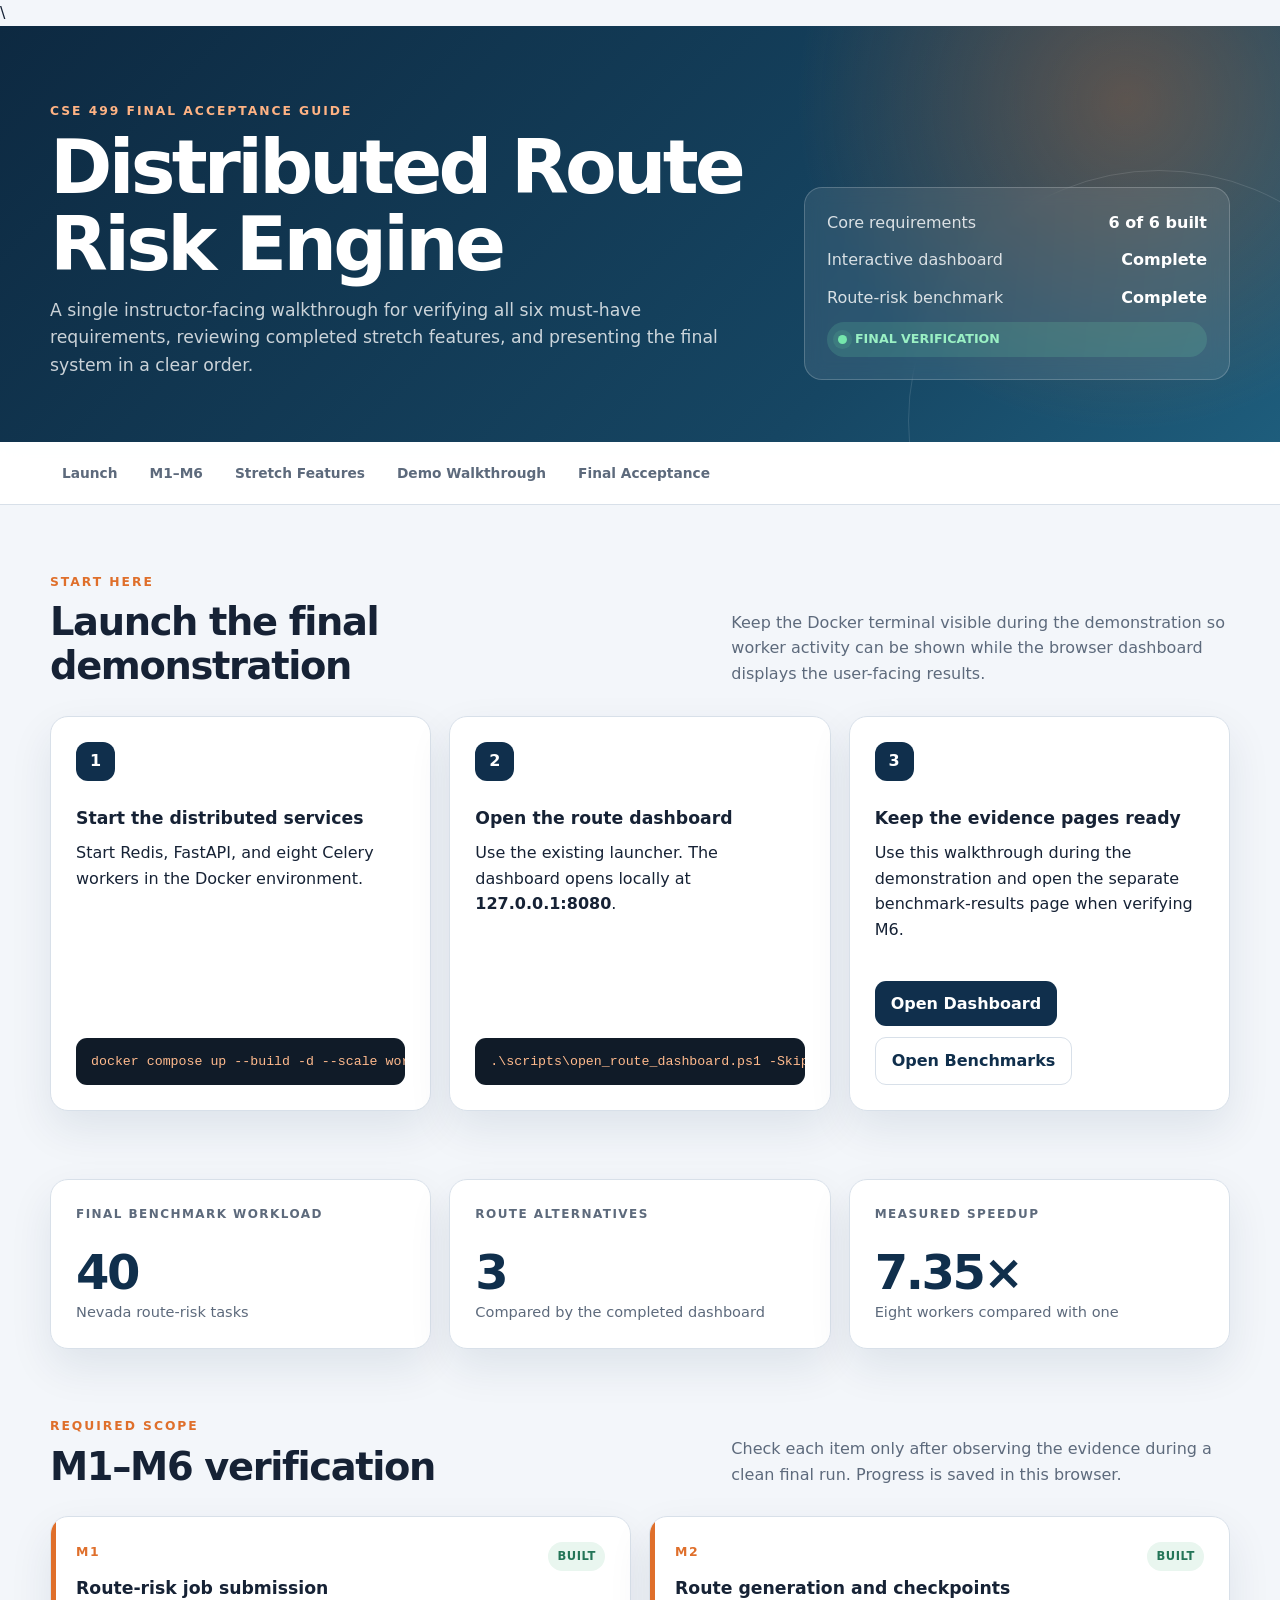
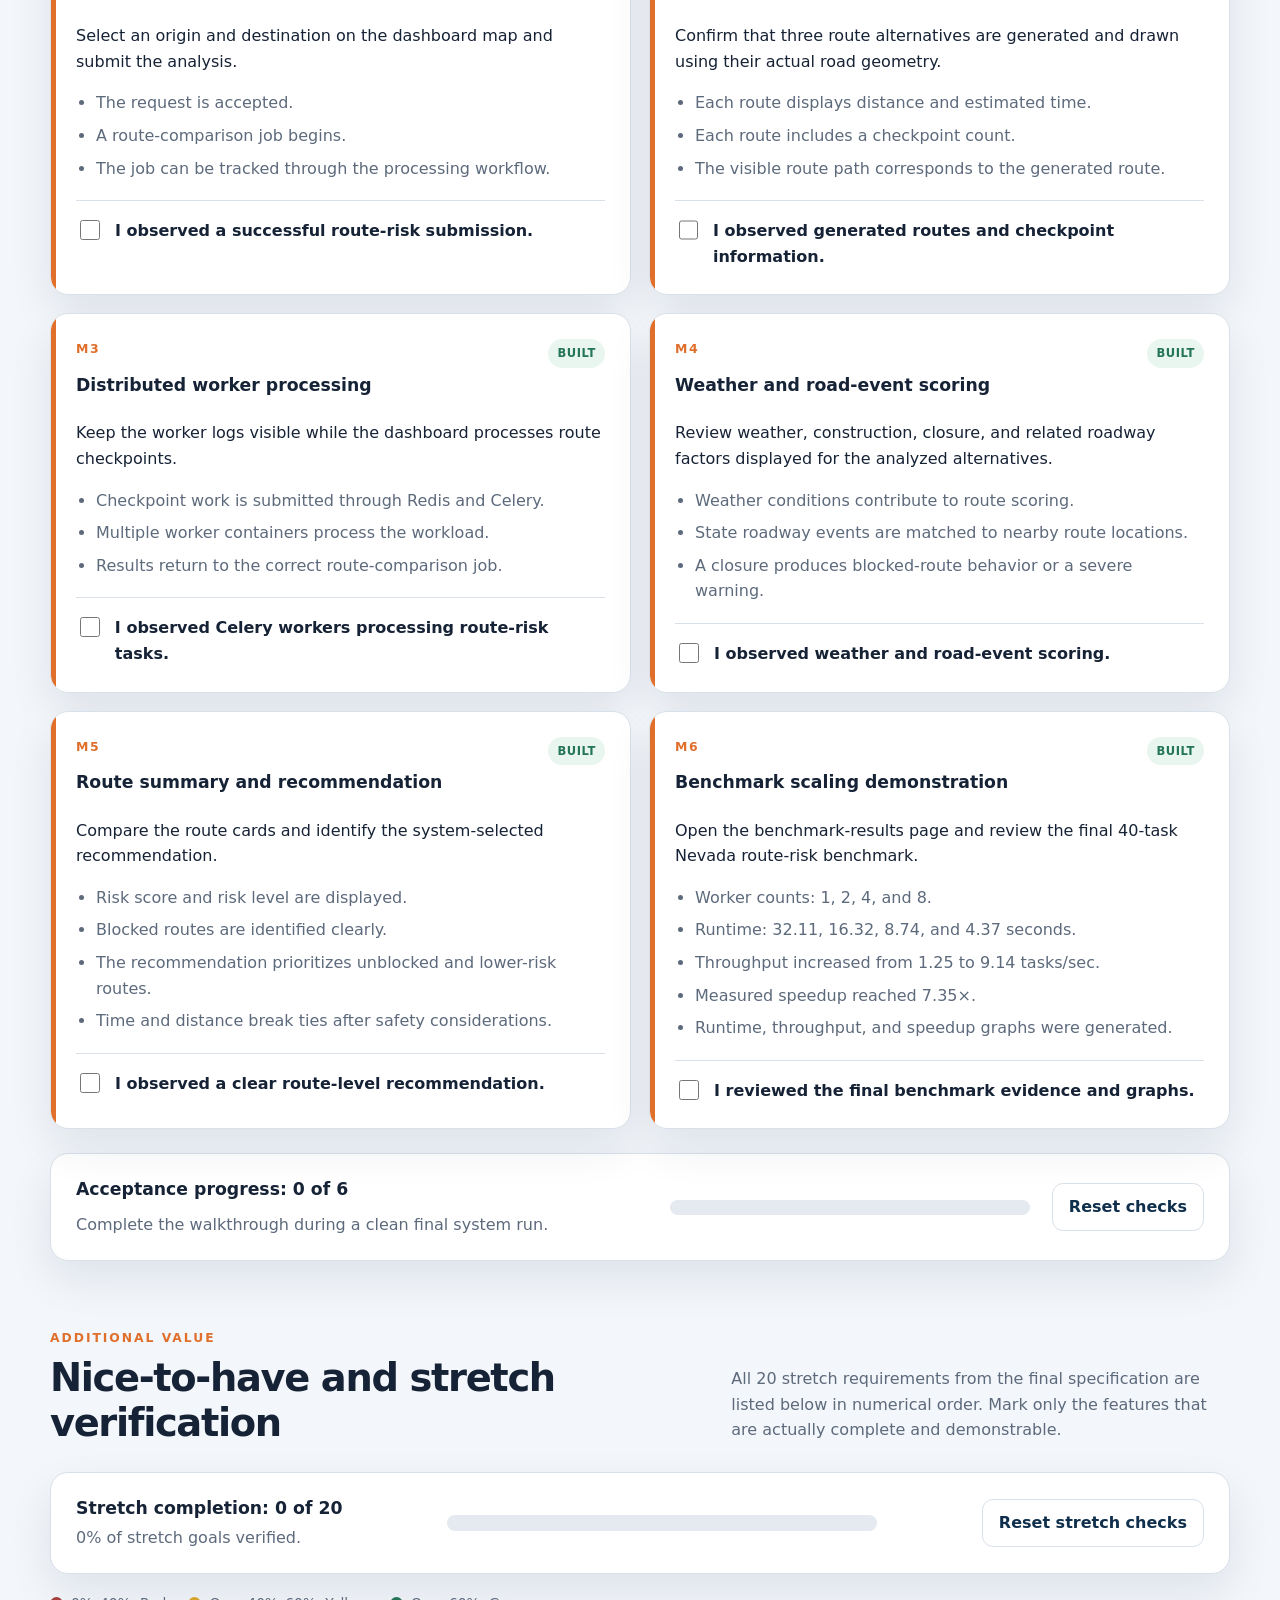
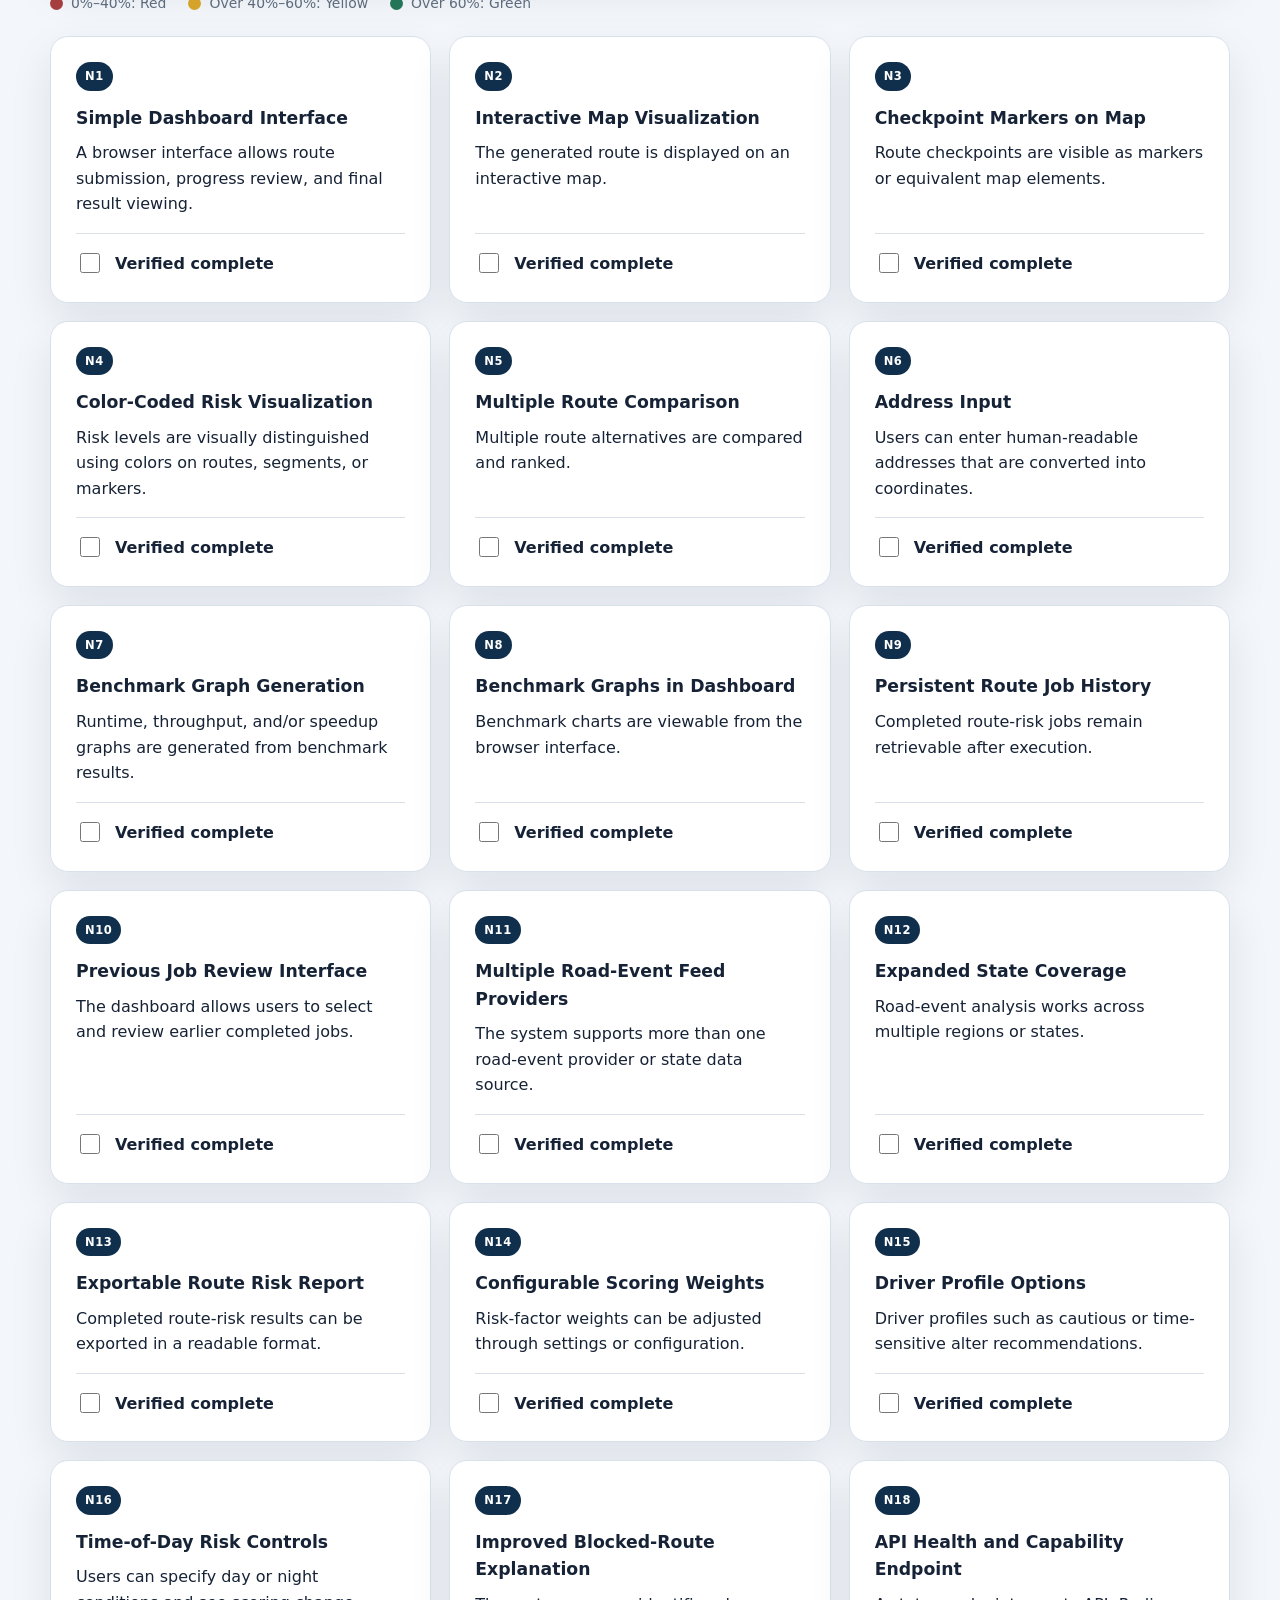
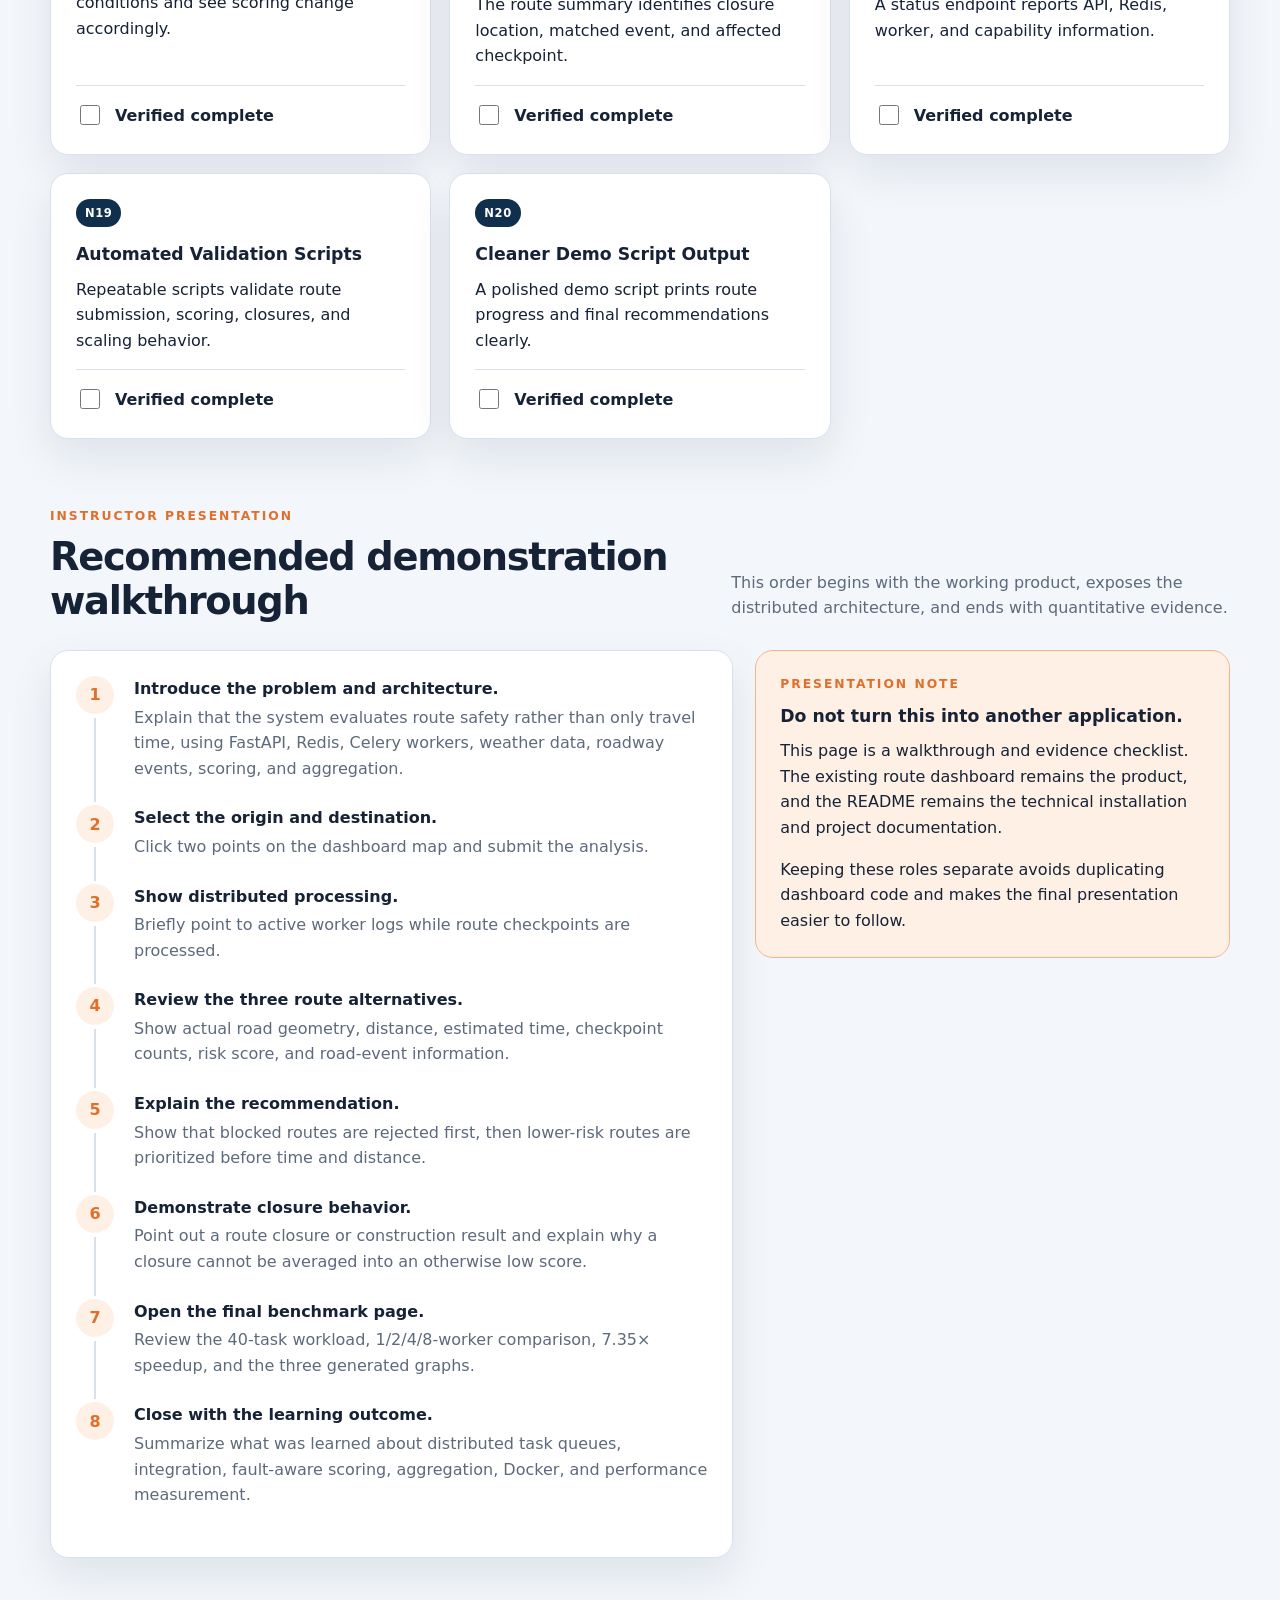
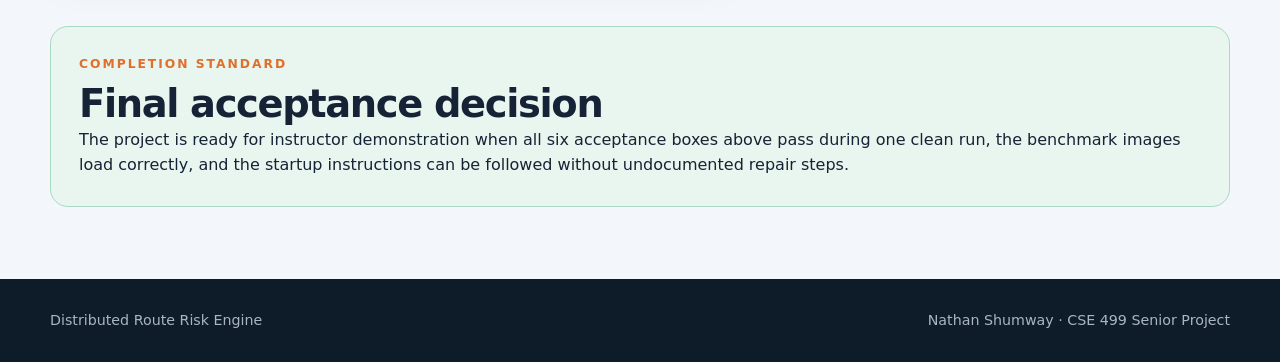
<file: docs/reports/route-risk-project-verification.html>
\
<!DOCTYPE html>
<html lang="en">
<head>
  <meta charset="UTF-8">
  <meta name="viewport" content="width=device-width, initial-scale=1.0">
  <meta
    name="description"
    content="Instructor-facing verification walkthrough for the Distributed Route Risk Engine."
  >
  <title>Distributed Route Risk Engine | Final Verification Walkthrough</title>

  <style>
    :root {
      --navy: #102f4c;
      --navy-light: #1b5279;
      --orange: #df6f2b;
      --orange-light: #fff0e5;
      --green: #247558;
      --green-light: #e9f6ef;
      --yellow: #9a6a12;
      --yellow-light: #fff7dc;
      --red: #a53f3f;
      --red-light: #fdecec;
      --ink: #162235;
      --muted: #5d6a7c;
      --background: #f3f6fa;
      --surface: #ffffff;
      --border: #d8e0e9;
      --shadow: 0 18px 44px rgba(16, 47, 76, 0.09);
      --radius: 18px;
      --page-width: 1180px;
    }

    * {
      box-sizing: border-box;
    }

    html {
      scroll-behavior: smooth;
    }

    body {
      margin: 0;
      background: var(--background);
      color: var(--ink);
      font-family:
        Inter, ui-sans-serif, system-ui, -apple-system, BlinkMacSystemFont,
        "Segoe UI", sans-serif;
      line-height: 1.6;
    }

    a {
      color: inherit;
    }

    button,
    input {
      font: inherit;
    }

    .page-shell {
      width: min(calc(100% - 38px), var(--page-width));
      margin-inline: auto;
    }

    .hero {
      position: relative;
      overflow: hidden;
      padding: 76px 0 62px;
      background:
        radial-gradient(circle at 88% 18%, rgba(223, 111, 43, 0.35), transparent 28%),
        linear-gradient(135deg, #0d2941, #164663 70%, #1e5d7c);
      color: white;
    }

    .hero::after {
      position: absolute;
      right: -130px;
      bottom: -230px;
      width: 500px;
      height: 500px;
      border: 1px solid rgba(255, 255, 255, 0.12);
      border-radius: 50%;
      content: "";
    }

    .hero-layout {
      position: relative;
      z-index: 1;
      display: grid;
      grid-template-columns: minmax(0, 1.25fr) minmax(300px, 0.75fr);
      align-items: end;
      gap: 44px;
    }

    .eyebrow {
      margin: 0 0 8px;
      color: var(--orange);
      font-size: 0.77rem;
      font-weight: 850;
      letter-spacing: 0.16em;
      text-transform: uppercase;
    }

    .hero .eyebrow {
      color: #ffb384;
    }

    h1,
    h2,
    h3,
    p {
      margin-top: 0;
    }

    h1 {
      max-width: 760px;
      margin-bottom: 14px;
      font-size: clamp(2.45rem, 6vw, 4.7rem);
      line-height: 1.02;
      letter-spacing: -0.05em;
    }

    h2 {
      margin-bottom: 0;
      font-size: clamp(1.75rem, 3vw, 2.65rem);
      line-height: 1.15;
      letter-spacing: -0.035em;
    }

    h3 {
      margin-bottom: 8px;
      font-size: 1.08rem;
    }

    .hero-copy {
      max-width: 760px;
      margin-bottom: 0;
      color: rgba(255, 255, 255, 0.78);
      font-size: 1.08rem;
    }

    .hero-status {
      display: grid;
      gap: 12px;
      padding: 22px;
      border: 1px solid rgba(255, 255, 255, 0.2);
      border-radius: var(--radius);
      background: rgba(255, 255, 255, 0.09);
      backdrop-filter: blur(9px);
    }

    .hero-status-row {
      display: flex;
      align-items: center;
      justify-content: space-between;
      gap: 18px;
      color: rgba(255, 255, 255, 0.82);
    }

    .hero-status-row strong {
      color: white;
    }

    .status-pill {
      display: inline-flex;
      align-items: center;
      gap: 8px;
      padding: 7px 11px;
      border-radius: 999px;
      background: rgba(117, 231, 172, 0.16);
      color: #9af0c4;
      font-size: 0.79rem;
      font-weight: 850;
      text-transform: uppercase;
    }

    .status-dot {
      width: 9px;
      height: 9px;
      border-radius: 50%;
      background: #75e7ac;
      box-shadow: 0 0 0 5px rgba(117, 231, 172, 0.12);
    }

    .quick-nav {
      position: sticky;
      z-index: 10;
      top: 0;
      border-bottom: 1px solid var(--border);
      background: rgba(255, 255, 255, 0.94);
      backdrop-filter: blur(12px);
    }

    .quick-nav-inner {
      display: flex;
      gap: 8px;
      overflow-x: auto;
      padding: 12px 0;
    }

    .quick-nav a {
      flex: 0 0 auto;
      padding: 8px 12px;
      border-radius: 999px;
      color: var(--muted);
      font-size: 0.86rem;
      font-weight: 750;
      text-decoration: none;
    }

    .quick-nav a:hover,
    .quick-nav a:focus-visible {
      background: var(--orange-light);
      color: var(--orange);
      outline: none;
    }

    main {
      padding-bottom: 72px;
    }

    section {
      padding-top: 68px;
    }

    .section-heading {
      display: grid;
      grid-template-columns: minmax(0, 1fr) minmax(280px, 0.78fr);
      align-items: end;
      gap: 42px;
      margin-bottom: 27px;
    }

    .section-description {
      margin-bottom: 2px;
      color: var(--muted);
    }

    .launch-grid,
    .summary-grid,
    .walkthrough-grid,
    .nice-grid {
      display: grid;
      gap: 18px;
    }

    .launch-grid {
      grid-template-columns: repeat(3, minmax(0, 1fr));
    }

    .summary-grid {
      grid-template-columns: repeat(3, minmax(0, 1fr));
    }

    .walkthrough-grid {
      grid-template-columns: repeat(2, minmax(0, 1fr));
    }

    .nice-grid {
      grid-template-columns: repeat(3, minmax(0, 1fr));
    }

    .card {
      padding: 25px;
      border: 1px solid var(--border);
      border-radius: var(--radius);
      background: var(--surface);
      box-shadow: var(--shadow);
    }

    .card p:last-child {
      margin-bottom: 0;
    }

    .launch-card {
      display: flex;
      min-height: 230px;
      flex-direction: column;
    }

    .number {
      display: grid;
      width: 39px;
      height: 39px;
      margin-bottom: 24px;
      place-items: center;
      border-radius: 12px;
      background: var(--navy);
      color: white;
      font-weight: 900;
    }

    .command {
      display: block;
      overflow-x: auto;
      margin-top: auto;
      padding: 13px 15px;
      border-radius: 11px;
      background: #101b28;
      color: #ffba8d;
      font-family: "Cascadia Code", "SFMono-Regular", Consolas, monospace;
      font-size: 0.83rem;
      white-space: nowrap;
    }

    .button-row {
      display: flex;
      flex-wrap: wrap;
      gap: 11px;
      margin-top: 22px;
    }

    .button {
      display: inline-flex;
      align-items: center;
      justify-content: center;
      min-height: 44px;
      padding: 10px 16px;
      border: 0;
      border-radius: 11px;
      background: var(--navy);
      color: white;
      font-weight: 800;
      text-decoration: none;
      cursor: pointer;
    }

    .button:hover,
    .button:focus-visible {
      background: var(--navy-light);
      outline: 3px solid rgba(27, 82, 121, 0.18);
    }

    .button-secondary {
      border: 1px solid var(--border);
      background: white;
      color: var(--navy);
    }

    .button-secondary:hover,
    .button-secondary:focus-visible {
      background: var(--orange-light);
      color: var(--orange);
    }

    .summary-card {
      min-height: 165px;
    }

    .summary-label {
      margin-bottom: 24px;
      color: var(--muted);
      font-size: 0.75rem;
      font-weight: 850;
      letter-spacing: 0.12em;
      text-transform: uppercase;
    }

    .summary-value {
      margin-bottom: 4px;
      color: var(--navy);
      font-size: clamp(2rem, 4vw, 3rem);
      font-weight: 900;
      line-height: 1;
      letter-spacing: -0.05em;
    }

    .summary-note {
      color: var(--muted);
      font-size: 0.91rem;
    }

    .requirement-card {
      position: relative;
      overflow: hidden;
    }

    .requirement-card::before {
      position: absolute;
      inset: 0 auto 0 0;
      width: 5px;
      background: var(--orange);
      content: "";
    }

    .requirement-top {
      display: flex;
      align-items: start;
      justify-content: space-between;
      gap: 18px;
      margin-bottom: 13px;
    }

    .requirement-code {
      color: var(--orange);
      font-size: 0.78rem;
      font-weight: 900;
      letter-spacing: 0.12em;
      text-transform: uppercase;
    }

    .badge {
      flex: 0 0 auto;
      padding: 5px 9px;
      border-radius: 999px;
      background: var(--green-light);
      color: var(--green);
      font-size: 0.72rem;
      font-weight: 900;
      letter-spacing: 0.05em;
      text-transform: uppercase;
    }

    .evidence-list,
    .step-list {
      margin: 14px 0 0;
      padding-left: 20px;
      color: var(--muted);
    }

    .evidence-list li,
    .step-list li {
      margin-bottom: 7px;
    }

    .acceptance-check {
      display: flex;
      align-items: flex-start;
      gap: 12px;
      margin-top: 19px;
      padding-top: 17px;
      border-top: 1px solid var(--border);
      color: var(--ink);
      font-weight: 750;
    }

    .acceptance-check input {
      width: 20px;
      height: 20px;
      margin-top: 2px;
      accent-color: var(--green);
      cursor: pointer;
    }

    .nice-card {
      min-height: 200px;
    }

    .nice-card.confirmed {
      border-top: 5px solid var(--green);
    }

    .nice-card.partial {
      border-top: 5px solid var(--yellow);
    }

    .nice-card.optional {
      border-top: 5px solid var(--border);
    }

    .nice-status {
      display: inline-block;
      margin-bottom: 14px;
      padding: 5px 9px;
      border-radius: 999px;
      font-size: 0.72rem;
      font-weight: 900;
      letter-spacing: 0.05em;
      text-transform: uppercase;
    }

    .confirmed .nice-status {
      background: var(--green-light);
      color: var(--green);
    }

    .partial .nice-status {
      background: var(--yellow-light);
      color: var(--yellow);
    }

    .optional .nice-status {
      background: #eef1f5;
      color: var(--muted);
    }

    .demo-panel {
      display: grid;
      grid-template-columns: minmax(0, 1.18fr) minmax(300px, 0.82fr);
      gap: 22px;
    }

    .demo-script {
      counter-reset: demo-step;
      margin: 0;
      padding: 0;
      list-style: none;
    }

    .demo-script li {
      position: relative;
      min-height: 68px;
      padding: 0 0 24px 58px;
      color: var(--muted);
    }

    .demo-script li::before {
      position: absolute;
      top: 0;
      left: 0;
      display: grid;
      width: 38px;
      height: 38px;
      place-items: center;
      border-radius: 50%;
      background: var(--orange-light);
      color: var(--orange);
      content: counter(demo-step);
      counter-increment: demo-step;
      font-weight: 900;
    }

    .demo-script li::after {
      position: absolute;
      top: 42px;
      bottom: 3px;
      left: 18px;
      width: 2px;
      background: var(--border);
      content: "";
    }

    .demo-script li:last-child::after {
      display: none;
    }

    .demo-script strong {
      display: block;
      margin-bottom: 3px;
      color: var(--ink);
    }

    .notes-panel {
      align-self: start;
      padding: 24px;
      border: 1px solid #f0b58e;
      border-radius: var(--radius);
      background: var(--orange-light);
    }

    .notes-panel p:last-child {
      margin-bottom: 0;
    }

    .progress-panel {
      display: flex;
      align-items: center;
      justify-content: space-between;
      gap: 22px;
      margin-top: 24px;
      padding: 22px 25px;
      border: 1px solid var(--border);
      border-radius: var(--radius);
      background: var(--surface);
      box-shadow: var(--shadow);
    }

    .progress-copy {
      flex: 1 1 auto;
    }

    .progress-copy p {
      margin-bottom: 0;
      color: var(--muted);
    }

    .progress-meter {
      width: min(360px, 38vw);
      height: 15px;
      overflow: hidden;
      border-radius: 999px;
      background: #e5eaf0;
    }

    .progress-fill {
      width: 0%;
      height: 100%;
      border-radius: inherit;
      background: linear-gradient(90deg, var(--orange), #f39a60);
      transition: width 220ms ease;
    }


    .stretch-progress-panel {
      display: flex;
      align-items: center;
      justify-content: space-between;
      gap: 22px;
      margin-bottom: 18px;
      padding: 22px 25px;
      border: 1px solid var(--border);
      border-radius: var(--radius);
      background: var(--surface);
      box-shadow: var(--shadow);
    }

    .stretch-progress-copy {
      min-width: 250px;
    }

    .stretch-progress-copy h3 {
      margin-bottom: 3px;
    }

    .stretch-progress-copy p {
      margin-bottom: 0;
      color: var(--muted);
    }

    .stretch-progress-meter {
      flex: 1 1 auto;
      max-width: 430px;
      height: 16px;
      overflow: hidden;
      border-radius: 999px;
      background: #e5eaf0;
    }

    .stretch-progress-fill {
      width: 0%;
      height: 100%;
      border-radius: inherit;
      transition:
        width 220ms ease,
        background-color 220ms ease;
    }

    .stretch-red {
      background: var(--red);
    }

    .stretch-yellow {
      background: #d5a329;
    }

    .stretch-green {
      background: var(--green);
    }

    .stretch-legend {
      display: flex;
      flex-wrap: wrap;
      gap: 14px 22px;
      margin-bottom: 22px;
      color: var(--muted);
      font-size: 0.87rem;
    }

    .stretch-legend span {
      display: inline-flex;
      align-items: center;
      gap: 8px;
    }

    .legend-color {
      display: inline-block;
      width: 13px;
      height: 13px;
      border-radius: 50%;
    }

    .legend-red {
      background: var(--red);
    }

    .legend-yellow {
      background: #d5a329;
    }

    .legend-green {
      background: var(--green);
    }

    .stretch-grid .nice-card {
      display: flex;
      min-height: 235px;
      flex-direction: column;
    }

    .stretch-grid .nice-status {
      align-self: flex-start;
      background: var(--navy);
      color: white;
    }

    .stretch-grid .acceptance-check {
      margin-top: auto;
    }

    .final-box {
      padding: 28px;
      border: 1px solid #a9d9c2;
      border-radius: var(--radius);
      background: var(--green-light);
    }

    .final-box p:last-child {
      margin-bottom: 0;
    }

    footer {
      padding: 30px 0;
      background: #0e1b29;
      color: #a9b5c5;
    }

    .footer-inner {
      display: flex;
      justify-content: space-between;
      gap: 24px;
    }

    .footer-inner p {
      margin-bottom: 0;
      font-size: 0.89rem;
    }

    @media (max-width: 950px) {
      .hero-layout,
      .section-heading,
      .demo-panel {
        grid-template-columns: 1fr;
      }

      .launch-grid,
      .summary-grid,
      .nice-grid {
        grid-template-columns: repeat(2, minmax(0, 1fr));
      }
    }

    @media (max-width: 700px) {
      .hero {
        padding: 58px 0 48px;
      }

      .launch-grid,
      .summary-grid,
      .walkthrough-grid,
      .nice-grid {
        grid-template-columns: 1fr;
      }

      section {
        padding-top: 52px;
      }

      .progress-panel,
      .stretch-progress-panel,
      .footer-inner {
        align-items: flex-start;
        flex-direction: column;
      }

      .progress-meter,
      .stretch-progress-meter {
        width: 100%;
        max-width: none;
      }
    }

    @media print {
      .quick-nav,
      .button-row,
      #resetChecklist {
        display: none !important;
      }

      body {
        background: white;
      }

      .card,
      .progress-panel {
        box-shadow: none;
      }

      section,
      .card {
        break-inside: avoid;
      }
    }
  </style>
</head>

<body>
  <header class="hero">
    <div class="page-shell hero-layout">
      <div>
        <p class="eyebrow">CSE 499 Final Acceptance Guide</p>
        <h1>Distributed Route Risk Engine</h1>
        <p class="hero-copy">
          A single instructor-facing walkthrough for verifying all six must-have
          requirements, reviewing completed stretch features, and presenting the
          final system in a clear order.
        </p>
      </div>

      <aside class="hero-status" aria-label="Current project completion status">
        <div class="hero-status-row">
          <span>Core requirements</span>
          <strong>6 of 6 built</strong>
        </div>
        <div class="hero-status-row">
          <span>Interactive dashboard</span>
          <strong>Complete</strong>
        </div>
        <div class="hero-status-row">
          <span>Route-risk benchmark</span>
          <strong>Complete</strong>
        </div>
        <div class="status-pill">
          <span class="status-dot" aria-hidden="true"></span>
          Final verification
        </div>
      </aside>
    </div>
  </header>

  <nav class="quick-nav" aria-label="Page sections">
    <div class="page-shell quick-nav-inner">
      <a href="#launch">Launch</a>
      <a href="#requirements">M1–M6</a>
      <a href="#nice-to-haves">Stretch Features</a>
      <a href="#walkthrough">Demo Walkthrough</a>
      <a href="#acceptance">Final Acceptance</a>
    </div>
  </nav>

  <main>
    <section id="launch" class="page-shell">
      <div class="section-heading">
        <div>
          <p class="eyebrow">Start here</p>
          <h2>Launch the final demonstration</h2>
        </div>
        <p class="section-description">
          Keep the Docker terminal visible during the demonstration so worker
          activity can be shown while the browser dashboard displays the
          user-facing results.
        </p>
      </div>

      <div class="launch-grid">
        <article class="card launch-card">
          <div class="number">1</div>
          <h3>Start the distributed services</h3>
          <p>
            Start Redis, FastAPI, and eight Celery workers in the Docker
            environment.
          </p>
          <code class="command">docker compose up --build -d --scale worker=8 redis api worker</code>
        </article>

        <article class="card launch-card">
          <div class="number">2</div>
          <h3>Open the route dashboard</h3>
          <p>
            Use the existing launcher. The dashboard opens locally at
            <strong>127.0.0.1:8080</strong>.
          </p>
          <code class="command">.\scripts\open_route_dashboard.ps1 -SkipBuild</code>
        </article>

        <article class="card launch-card">
          <div class="number">3</div>
          <h3>Keep the evidence pages ready</h3>
          <p>
            Use this walkthrough during the demonstration and open the separate
            benchmark-results page when verifying M6.
          </p>
          <div class="button-row">
            <a class="button" href="http://127.0.0.1:8080" target="_blank" rel="noopener">
              Open Dashboard
            </a>
            <a class="button button-secondary" href="benchmark-results.html" target="_blank">
              Open Benchmarks
            </a>
          </div>
        </article>
      </div>
    </section>

    <section class="page-shell">
      <div class="summary-grid">
        <article class="card summary-card">
          <p class="summary-label">Final benchmark workload</p>
          <p class="summary-value">40</p>
          <p class="summary-note">Nevada route-risk tasks</p>
        </article>

        <article class="card summary-card">
          <p class="summary-label">Route alternatives</p>
          <p class="summary-value">3</p>
          <p class="summary-note">Compared by the completed dashboard</p>
        </article>

        <article class="card summary-card">
          <p class="summary-label">Measured speedup</p>
          <p class="summary-value">7.35×</p>
          <p class="summary-note">Eight workers compared with one</p>
        </article>
      </div>
    </section>

    <section id="requirements" class="page-shell">
      <div class="section-heading">
        <div>
          <p class="eyebrow">Required scope</p>
          <h2>M1–M6 verification</h2>
        </div>
        <p class="section-description">
          Check each item only after observing the evidence during a clean final
          run. Progress is saved in this browser.
        </p>
      </div>

      <div class="walkthrough-grid">
        <article class="card requirement-card">
          <div class="requirement-top">
            <div>
              <p class="requirement-code">M1</p>
              <h3>Route-risk job submission</h3>
            </div>
            <span class="badge">Built</span>
          </div>
          <p>
            Select an origin and destination on the dashboard map and submit the
            analysis.
          </p>
          <ul class="evidence-list">
            <li>The request is accepted.</li>
            <li>A route-comparison job begins.</li>
            <li>The job can be tracked through the processing workflow.</li>
          </ul>
          <label class="acceptance-check">
            <input type="checkbox" data-check="m1">
            <span>I observed a successful route-risk submission.</span>
          </label>
        </article>

        <article class="card requirement-card">
          <div class="requirement-top">
            <div>
              <p class="requirement-code">M2</p>
              <h3>Route generation and checkpoints</h3>
            </div>
            <span class="badge">Built</span>
          </div>
          <p>
            Confirm that three route alternatives are generated and drawn using
            their actual road geometry.
          </p>
          <ul class="evidence-list">
            <li>Each route displays distance and estimated time.</li>
            <li>Each route includes a checkpoint count.</li>
            <li>The visible route path corresponds to the generated route.</li>
          </ul>
          <label class="acceptance-check">
            <input type="checkbox" data-check="m2">
            <span>I observed generated routes and checkpoint information.</span>
          </label>
        </article>

        <article class="card requirement-card">
          <div class="requirement-top">
            <div>
              <p class="requirement-code">M3</p>
              <h3>Distributed worker processing</h3>
            </div>
            <span class="badge">Built</span>
          </div>
          <p>
            Keep the worker logs visible while the dashboard processes route
            checkpoints.
          </p>
          <ul class="evidence-list">
            <li>Checkpoint work is submitted through Redis and Celery.</li>
            <li>Multiple worker containers process the workload.</li>
            <li>Results return to the correct route-comparison job.</li>
          </ul>
          <label class="acceptance-check">
            <input type="checkbox" data-check="m3">
            <span>I observed Celery workers processing route-risk tasks.</span>
          </label>
        </article>

        <article class="card requirement-card">
          <div class="requirement-top">
            <div>
              <p class="requirement-code">M4</p>
              <h3>Weather and road-event scoring</h3>
            </div>
            <span class="badge">Built</span>
          </div>
          <p>
            Review weather, construction, closure, and related roadway factors
            displayed for the analyzed alternatives.
          </p>
          <ul class="evidence-list">
            <li>Weather conditions contribute to route scoring.</li>
            <li>State roadway events are matched to nearby route locations.</li>
            <li>A closure produces blocked-route behavior or a severe warning.</li>
          </ul>
          <label class="acceptance-check">
            <input type="checkbox" data-check="m4">
            <span>I observed weather and road-event scoring.</span>
          </label>
        </article>

        <article class="card requirement-card">
          <div class="requirement-top">
            <div>
              <p class="requirement-code">M5</p>
              <h3>Route summary and recommendation</h3>
            </div>
            <span class="badge">Built</span>
          </div>
          <p>
            Compare the route cards and identify the system-selected
            recommendation.
          </p>
          <ul class="evidence-list">
            <li>Risk score and risk level are displayed.</li>
            <li>Blocked routes are identified clearly.</li>
            <li>The recommendation prioritizes unblocked and lower-risk routes.</li>
            <li>Time and distance break ties after safety considerations.</li>
          </ul>
          <label class="acceptance-check">
            <input type="checkbox" data-check="m5">
            <span>I observed a clear route-level recommendation.</span>
          </label>
        </article>

        <article class="card requirement-card">
          <div class="requirement-top">
            <div>
              <p class="requirement-code">M6</p>
              <h3>Benchmark scaling demonstration</h3>
            </div>
            <span class="badge">Built</span>
          </div>
          <p>
            Open the benchmark-results page and review the final 40-task Nevada
            route-risk benchmark.
          </p>
          <ul class="evidence-list">
            <li>Worker counts: 1, 2, 4, and 8.</li>
            <li>Runtime: 32.11, 16.32, 8.74, and 4.37 seconds.</li>
            <li>Throughput increased from 1.25 to 9.14 tasks/sec.</li>
            <li>Measured speedup reached 7.35×.</li>
            <li>Runtime, throughput, and speedup graphs were generated.</li>
          </ul>
          <label class="acceptance-check">
            <input type="checkbox" data-check="m6">
            <span>I reviewed the final benchmark evidence and graphs.</span>
          </label>
        </article>
      </div>

      <div class="progress-panel">
        <div class="progress-copy">
          <h3 id="progressTitle">Acceptance progress: 0 of 6</h3>
          <p id="progressText">
            Complete the walkthrough during a clean final system run.
          </p>
        </div>
        <div class="progress-meter" aria-hidden="true">
          <div class="progress-fill" id="progressFill"></div>
        </div>
        <button class="button button-secondary" id="resetChecklist" type="button">
          Reset checks
        </button>
      </div>
    </section>


    <section id="nice-to-haves" class="page-shell">
      <div class="section-heading">
        <div>
          <p class="eyebrow">Additional value</p>
          <h2>Nice-to-have and stretch verification</h2>
        </div>
        <p class="section-description">
          All 20 stretch requirements from the final specification are listed
          below in numerical order. Mark only the features that are actually
          complete and demonstrable.
        </p>
      </div>

      <div class="stretch-progress-panel">
        <div class="stretch-progress-copy">
          <h3 id="stretchProgressTitle">Stretch completion: 0 of 20</h3>
          <p id="stretchProgressText">0% of stretch goals verified.</p>
        </div>

        <div class="stretch-progress-meter" aria-hidden="true">
          <div class="stretch-progress-fill stretch-red" id="stretchProgressFill"></div>
        </div>

        <button class="button button-secondary" id="resetStretchChecklist" type="button">
          Reset stretch checks
        </button>
      </div>

      <div class="stretch-legend" aria-label="Stretch completion color legend">
        <span><i class="legend-color legend-red"></i> 0%–40%: Red</span>
        <span><i class="legend-color legend-yellow"></i> Over 40%–60%: Yellow</span>
        <span><i class="legend-color legend-green"></i> Over 60%: Green</span>
      </div>

      <div class="nice-grid stretch-grid">
        <article class="card nice-card">
          <span class="nice-status">N1</span>
          <h3>Simple Dashboard Interface</h3>
          <p>A browser interface allows route submission, progress review, and final result viewing.</p>
          <label class="acceptance-check">
            <input type="checkbox" data-stretch="n1">
            <span>Verified complete</span>
          </label>
        </article>

        <article class="card nice-card">
          <span class="nice-status">N2</span>
          <h3>Interactive Map Visualization</h3>
          <p>The generated route is displayed on an interactive map.</p>
          <label class="acceptance-check">
            <input type="checkbox" data-stretch="n2">
            <span>Verified complete</span>
          </label>
        </article>

        <article class="card nice-card">
          <span class="nice-status">N3</span>
          <h3>Checkpoint Markers on Map</h3>
          <p>Route checkpoints are visible as markers or equivalent map elements.</p>
          <label class="acceptance-check">
            <input type="checkbox" data-stretch="n3">
            <span>Verified complete</span>
          </label>
        </article>

        <article class="card nice-card">
          <span class="nice-status">N4</span>
          <h3>Color-Coded Risk Visualization</h3>
          <p>Risk levels are visually distinguished using colors on routes, segments, or markers.</p>
          <label class="acceptance-check">
            <input type="checkbox" data-stretch="n4">
            <span>Verified complete</span>
          </label>
        </article>

        <article class="card nice-card">
          <span class="nice-status">N5</span>
          <h3>Multiple Route Comparison</h3>
          <p>Multiple route alternatives are compared and ranked.</p>
          <label class="acceptance-check">
            <input type="checkbox" data-stretch="n5">
            <span>Verified complete</span>
          </label>
        </article>

        <article class="card nice-card">
          <span class="nice-status">N6</span>
          <h3>Address Input</h3>
          <p>Users can enter human-readable addresses that are converted into coordinates.</p>
          <label class="acceptance-check">
            <input type="checkbox" data-stretch="n6">
            <span>Verified complete</span>
          </label>
        </article>

        <article class="card nice-card">
          <span class="nice-status">N7</span>
          <h3>Benchmark Graph Generation</h3>
          <p>Runtime, throughput, and/or speedup graphs are generated from benchmark results.</p>
          <label class="acceptance-check">
            <input type="checkbox" data-stretch="n7">
            <span>Verified complete</span>
          </label>
        </article>

        <article class="card nice-card">
          <span class="nice-status">N8</span>
          <h3>Benchmark Graphs in Dashboard</h3>
          <p>Benchmark charts are viewable from the browser interface.</p>
          <label class="acceptance-check">
            <input type="checkbox" data-stretch="n8">
            <span>Verified complete</span>
          </label>
        </article>

        <article class="card nice-card">
          <span class="nice-status">N9</span>
          <h3>Persistent Route Job History</h3>
          <p>Completed route-risk jobs remain retrievable after execution.</p>
          <label class="acceptance-check">
            <input type="checkbox" data-stretch="n9">
            <span>Verified complete</span>
          </label>
        </article>

        <article class="card nice-card">
          <span class="nice-status">N10</span>
          <h3>Previous Job Review Interface</h3>
          <p>The dashboard allows users to select and review earlier completed jobs.</p>
          <label class="acceptance-check">
            <input type="checkbox" data-stretch="n10">
            <span>Verified complete</span>
          </label>
        </article>

        <article class="card nice-card">
          <span class="nice-status">N11</span>
          <h3>Multiple Road-Event Feed Providers</h3>
          <p>The system supports more than one road-event provider or state data source.</p>
          <label class="acceptance-check">
            <input type="checkbox" data-stretch="n11">
            <span>Verified complete</span>
          </label>
        </article>

        <article class="card nice-card">
          <span class="nice-status">N12</span>
          <h3>Expanded State Coverage</h3>
          <p>Road-event analysis works across multiple regions or states.</p>
          <label class="acceptance-check">
            <input type="checkbox" data-stretch="n12">
            <span>Verified complete</span>
          </label>
        </article>

        <article class="card nice-card">
          <span class="nice-status">N13</span>
          <h3>Exportable Route Risk Report</h3>
          <p>Completed route-risk results can be exported in a readable format.</p>
          <label class="acceptance-check">
            <input type="checkbox" data-stretch="n13">
            <span>Verified complete</span>
          </label>
        </article>

        <article class="card nice-card">
          <span class="nice-status">N14</span>
          <h3>Configurable Scoring Weights</h3>
          <p>Risk-factor weights can be adjusted through settings or configuration.</p>
          <label class="acceptance-check">
            <input type="checkbox" data-stretch="n14">
            <span>Verified complete</span>
          </label>
        </article>

        <article class="card nice-card">
          <span class="nice-status">N15</span>
          <h3>Driver Profile Options</h3>
          <p>Driver profiles such as cautious or time-sensitive alter recommendations.</p>
          <label class="acceptance-check">
            <input type="checkbox" data-stretch="n15">
            <span>Verified complete</span>
          </label>
        </article>

        <article class="card nice-card">
          <span class="nice-status">N16</span>
          <h3>Time-of-Day Risk Controls</h3>
          <p>Users can specify day or night conditions and see scoring change accordingly.</p>
          <label class="acceptance-check">
            <input type="checkbox" data-stretch="n16">
            <span>Verified complete</span>
          </label>
        </article>

        <article class="card nice-card">
          <span class="nice-status">N17</span>
          <h3>Improved Blocked-Route Explanation</h3>
          <p>The route summary identifies closure location, matched event, and affected checkpoint.</p>
          <label class="acceptance-check">
            <input type="checkbox" data-stretch="n17">
            <span>Verified complete</span>
          </label>
        </article>

        <article class="card nice-card">
          <span class="nice-status">N18</span>
          <h3>API Health and Capability Endpoint</h3>
          <p>A status endpoint reports API, Redis, worker, and capability information.</p>
          <label class="acceptance-check">
            <input type="checkbox" data-stretch="n18">
            <span>Verified complete</span>
          </label>
        </article>

        <article class="card nice-card">
          <span class="nice-status">N19</span>
          <h3>Automated Validation Scripts</h3>
          <p>Repeatable scripts validate route submission, scoring, closures, and scaling behavior.</p>
          <label class="acceptance-check">
            <input type="checkbox" data-stretch="n19">
            <span>Verified complete</span>
          </label>
        </article>

        <article class="card nice-card">
          <span class="nice-status">N20</span>
          <h3>Cleaner Demo Script Output</h3>
          <p>A polished demo script prints route progress and final recommendations clearly.</p>
          <label class="acceptance-check">
            <input type="checkbox" data-stretch="n20">
            <span>Verified complete</span>
          </label>
        </article>
      </div>
    </section>


    <section id="walkthrough" class="page-shell">
      <div class="section-heading">
        <div>
          <p class="eyebrow">Instructor presentation</p>
          <h2>Recommended demonstration walkthrough</h2>
        </div>
        <p class="section-description">
          This order begins with the working product, exposes the distributed
          architecture, and ends with quantitative evidence.
        </p>
      </div>

      <div class="demo-panel">
        <article class="card">
          <ol class="demo-script">
            <li>
              <strong>Introduce the problem and architecture.</strong>
              Explain that the system evaluates route safety rather than only
              travel time, using FastAPI, Redis, Celery workers, weather data,
              roadway events, scoring, and aggregation.
            </li>
            <li>
              <strong>Select the origin and destination.</strong>
              Click two points on the dashboard map and submit the analysis.
            </li>
            <li>
              <strong>Show distributed processing.</strong>
              Briefly point to active worker logs while route checkpoints are
              processed.
            </li>
            <li>
              <strong>Review the three route alternatives.</strong>
              Show actual road geometry, distance, estimated time, checkpoint
              counts, risk score, and road-event information.
            </li>
            <li>
              <strong>Explain the recommendation.</strong>
              Show that blocked routes are rejected first, then lower-risk
              routes are prioritized before time and distance.
            </li>
            <li>
              <strong>Demonstrate closure behavior.</strong>
              Point out a route closure or construction result and explain why a
              closure cannot be averaged into an otherwise low score.
            </li>
            <li>
              <strong>Open the final benchmark page.</strong>
              Review the 40-task workload, 1/2/4/8-worker comparison, 7.35×
              speedup, and the three generated graphs.
            </li>
            <li>
              <strong>Close with the learning outcome.</strong>
              Summarize what was learned about distributed task queues,
              integration, fault-aware scoring, aggregation, Docker, and
              performance measurement.
            </li>
          </ol>
        </article>

        <aside class="notes-panel">
          <p class="eyebrow">Presentation note</p>
          <h3>Do not turn this into another application.</h3>
          <p>
            This page is a walkthrough and evidence checklist. The existing
            route dashboard remains the product, and the README remains the
            technical installation and project documentation.
          </p>
          <p>
            Keeping these roles separate avoids duplicating dashboard code and
            makes the final presentation easier to follow.
          </p>
        </aside>
      </div>
    </section>

    <section id="acceptance" class="page-shell">
      <div class="final-box">
        <p class="eyebrow">Completion standard</p>
        <h2>Final acceptance decision</h2>
        <p>
          The project is ready for instructor demonstration when all six
          acceptance boxes above pass during one clean run, the benchmark images
          load correctly, and the startup instructions can be followed without
          undocumented repair steps.
        </p>
      </div>
    </section>
  </main>

  <footer>
    <div class="page-shell footer-inner">
      <p>Distributed Route Risk Engine</p>
      <p>Nathan Shumway · CSE 499 Senior Project</p>
    </div>
  </footer>


  <script>
    const coreCheckboxes = [...document.querySelectorAll("[data-check]")];
    const stretchCheckboxes = [...document.querySelectorAll("[data-stretch]")];

    const progressTitle = document.getElementById("progressTitle");
    const progressText = document.getElementById("progressText");
    const progressFill = document.getElementById("progressFill");
    const resetButton = document.getElementById("resetChecklist");

    const stretchProgressTitle = document.getElementById("stretchProgressTitle");
    const stretchProgressText = document.getElementById("stretchProgressText");
    const stretchProgressFill = document.getElementById("stretchProgressFill");
    const resetStretchButton = document.getElementById("resetStretchChecklist");

    const coreStorageKey = "routeRiskFinalVerification";
    const stretchStorageKey = "routeRiskStretchVerification";

    function loadCoreChecks() {
      const saved = JSON.parse(localStorage.getItem(coreStorageKey) || "{}");
      coreCheckboxes.forEach((checkbox) => {
        checkbox.checked = Boolean(saved[checkbox.dataset.check]);
      });
      updateCoreProgress();
    }

    function saveCoreChecks() {
      const state = {};
      coreCheckboxes.forEach((checkbox) => {
        state[checkbox.dataset.check] = checkbox.checked;
      });
      localStorage.setItem(coreStorageKey, JSON.stringify(state));
      updateCoreProgress();
    }

    function updateCoreProgress() {
      const complete = coreCheckboxes.filter((checkbox) => checkbox.checked).length;
      const total = coreCheckboxes.length;
      const percent = total ? Math.round((complete / total) * 100) : 0;

      progressTitle.textContent = `Acceptance progress: ${complete} of ${total}`;
      progressFill.style.width = `${percent}%`;

      progressText.textContent =
        complete === total
          ? "All six must-have requirements were observed during this verification run."
          : "Complete the walkthrough during a clean final system run.";
    }

    function loadStretchChecks() {
      const saved = JSON.parse(localStorage.getItem(stretchStorageKey) || "{}");
      stretchCheckboxes.forEach((checkbox) => {
        checkbox.checked = Boolean(saved[checkbox.dataset.stretch]);
      });
      updateStretchProgress();
    }

    function saveStretchChecks() {
      const state = {};
      stretchCheckboxes.forEach((checkbox) => {
        state[checkbox.dataset.stretch] = checkbox.checked;
      });
      localStorage.setItem(stretchStorageKey, JSON.stringify(state));
      updateStretchProgress();
    }

    function updateStretchProgress() {
      const complete = stretchCheckboxes.filter((checkbox) => checkbox.checked).length;
      const total = stretchCheckboxes.length;
      const percent = total ? Math.round((complete / total) * 100) : 0;

      stretchProgressTitle.textContent =
        `Stretch completion: ${complete} of ${total}`;
      stretchProgressText.textContent =
        `${percent}% of stretch goals verified.`;
      stretchProgressFill.style.width = `${percent}%`;

      stretchProgressFill.classList.remove(
        "stretch-red",
        "stretch-yellow",
        "stretch-green"
      );

      if (percent > 60) {
        stretchProgressFill.classList.add("stretch-green");
      } else if (percent > 40) {
        stretchProgressFill.classList.add("stretch-yellow");
      } else {
        stretchProgressFill.classList.add("stretch-red");
      }
    }

    coreCheckboxes.forEach((checkbox) => {
      checkbox.addEventListener("change", saveCoreChecks);
    });

    stretchCheckboxes.forEach((checkbox) => {
      checkbox.addEventListener("change", saveStretchChecks);
    });

    resetButton.addEventListener("click", () => {
      coreCheckboxes.forEach((checkbox) => {
        checkbox.checked = false;
      });
      localStorage.removeItem(coreStorageKey);
      updateCoreProgress();
    });

    resetStretchButton.addEventListener("click", () => {
      stretchCheckboxes.forEach((checkbox) => {
        checkbox.checked = false;
      });
      localStorage.removeItem(stretchStorageKey);
      updateStretchProgress();
    });

    loadCoreChecks();
    loadStretchChecks();
  </script>

</body>
</html>
</file>
